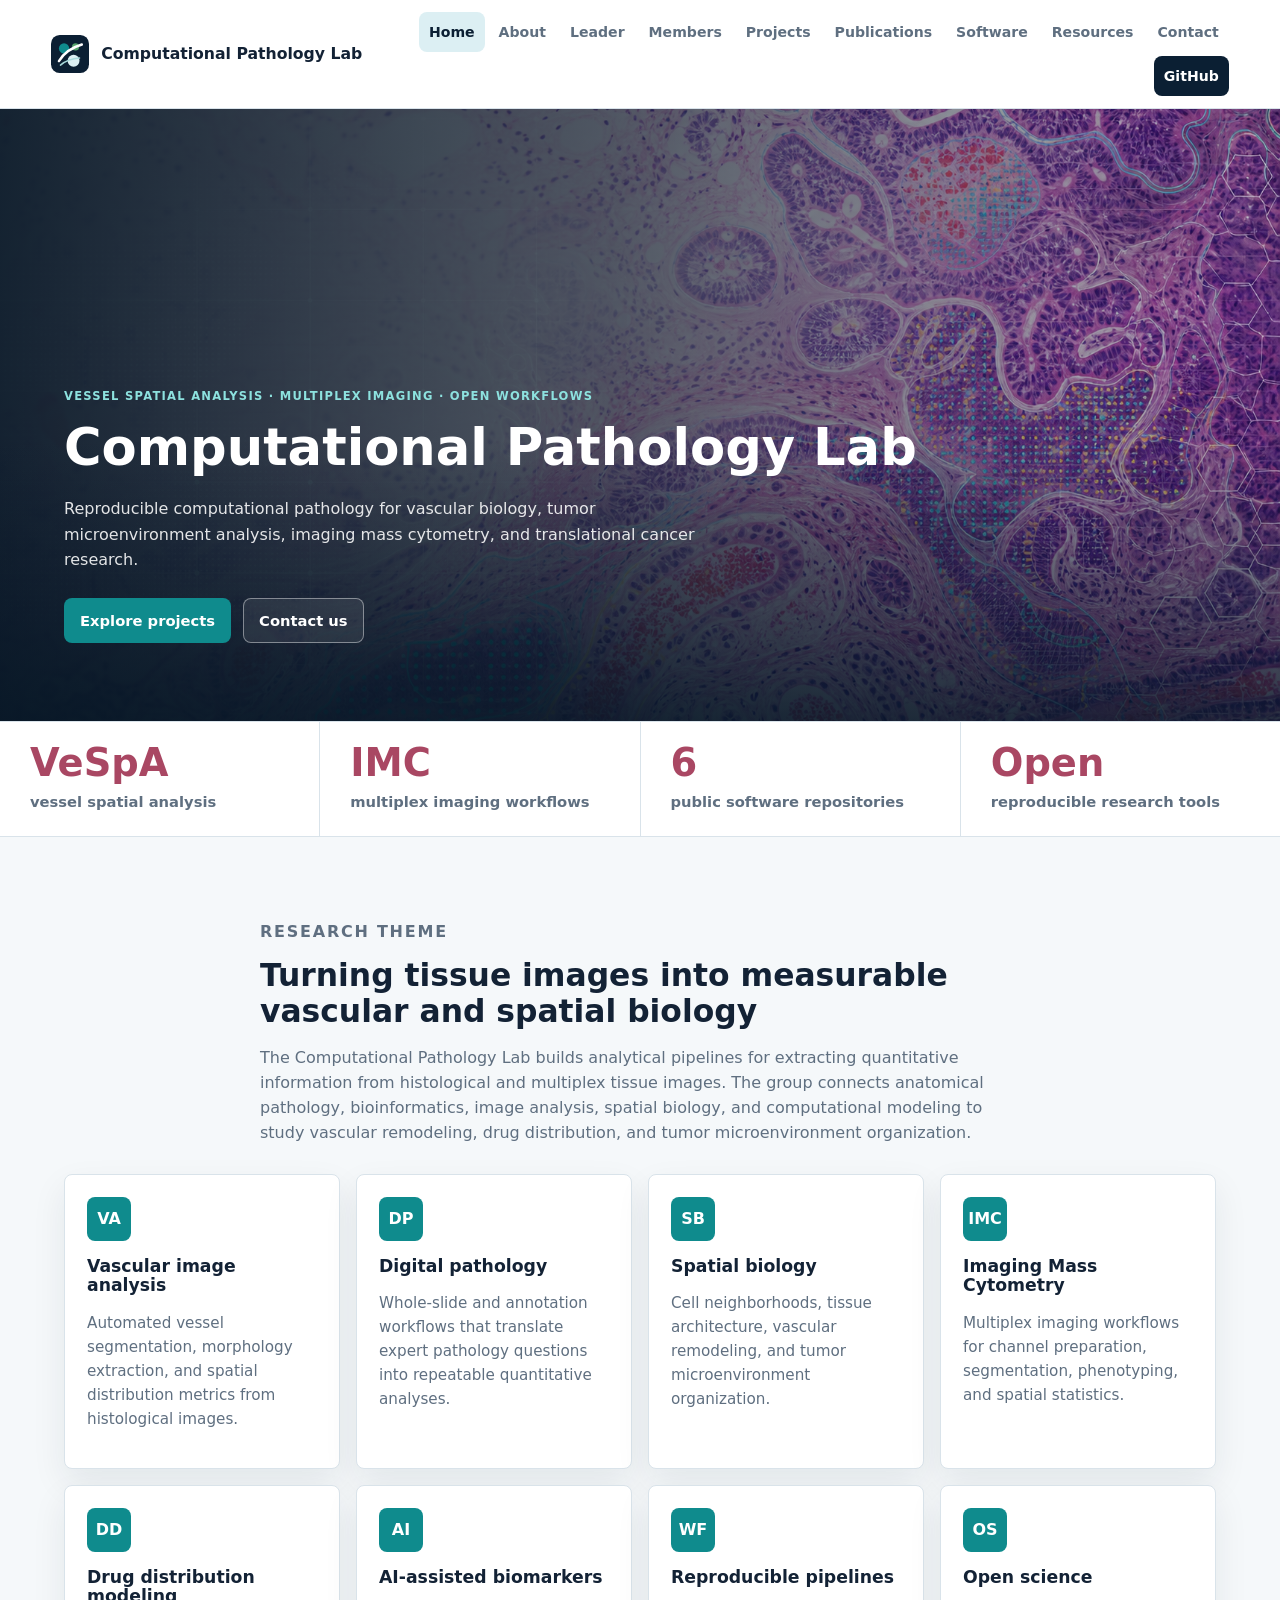
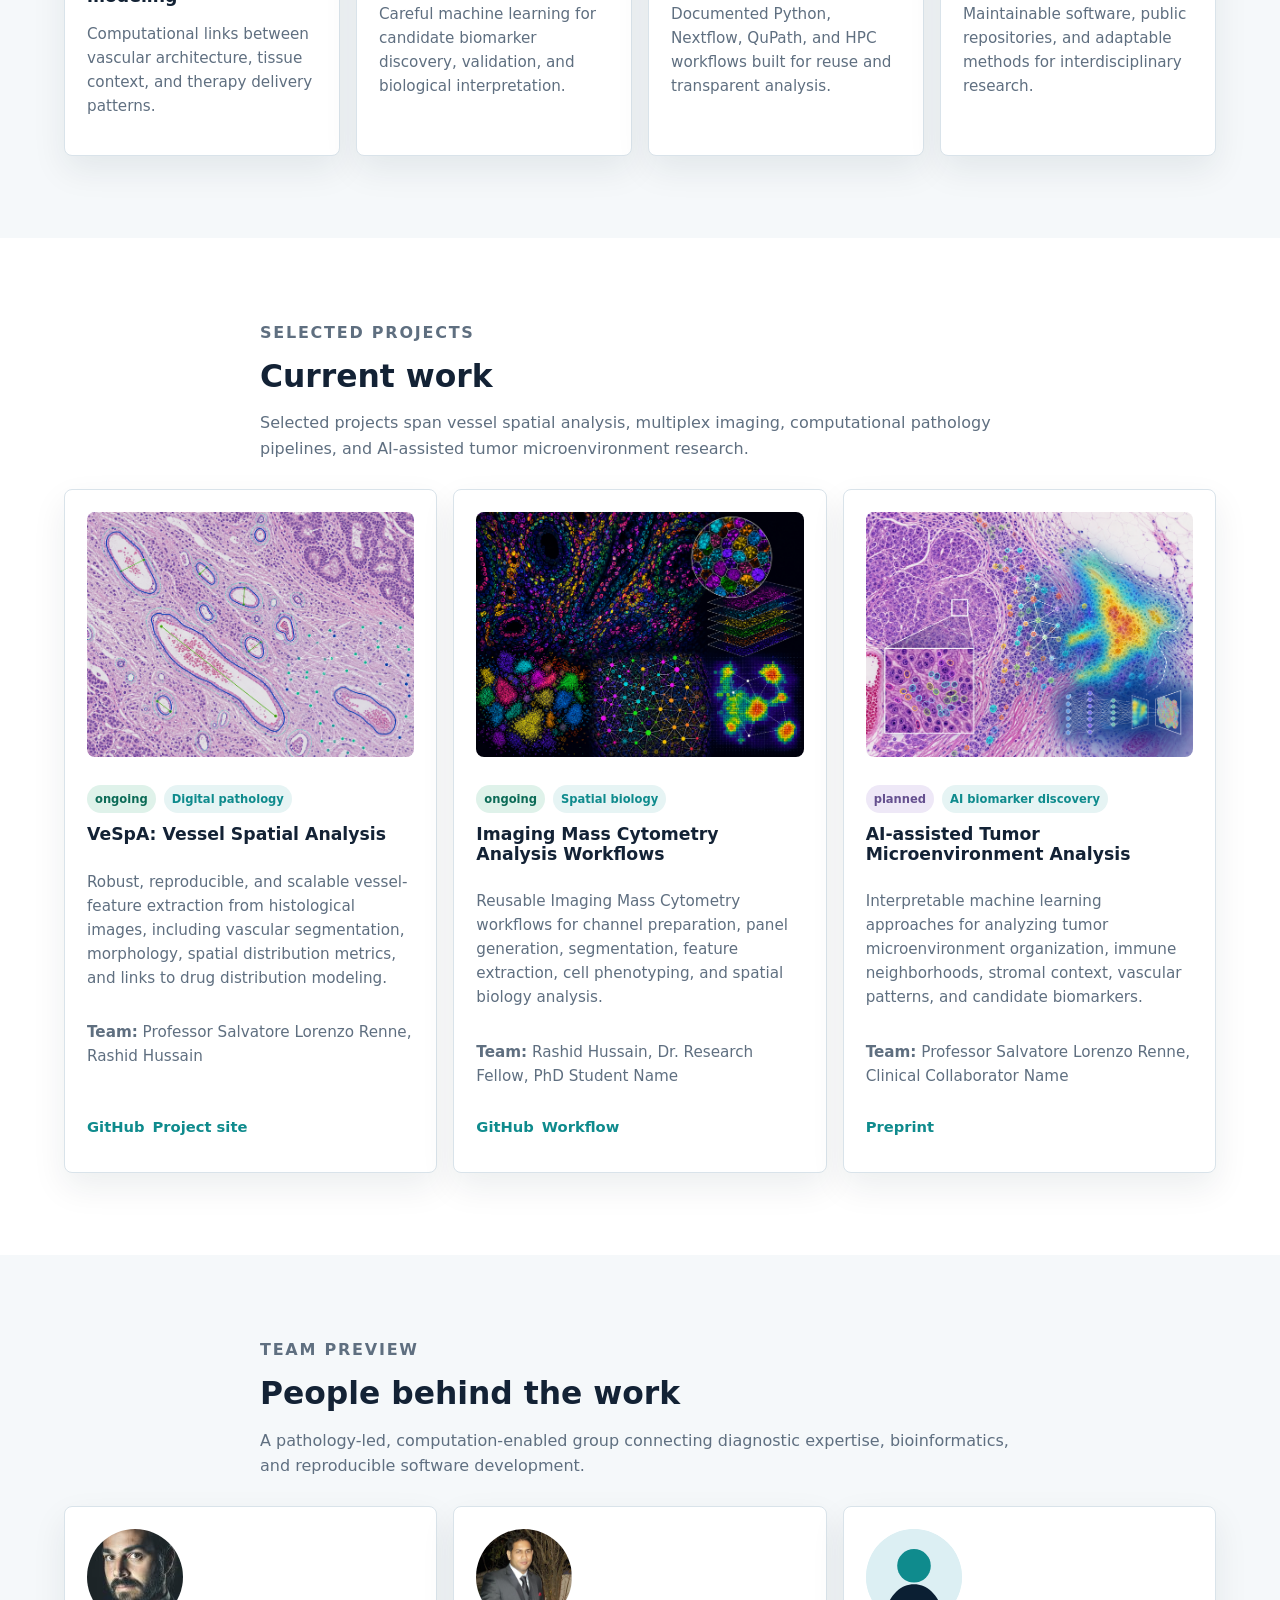
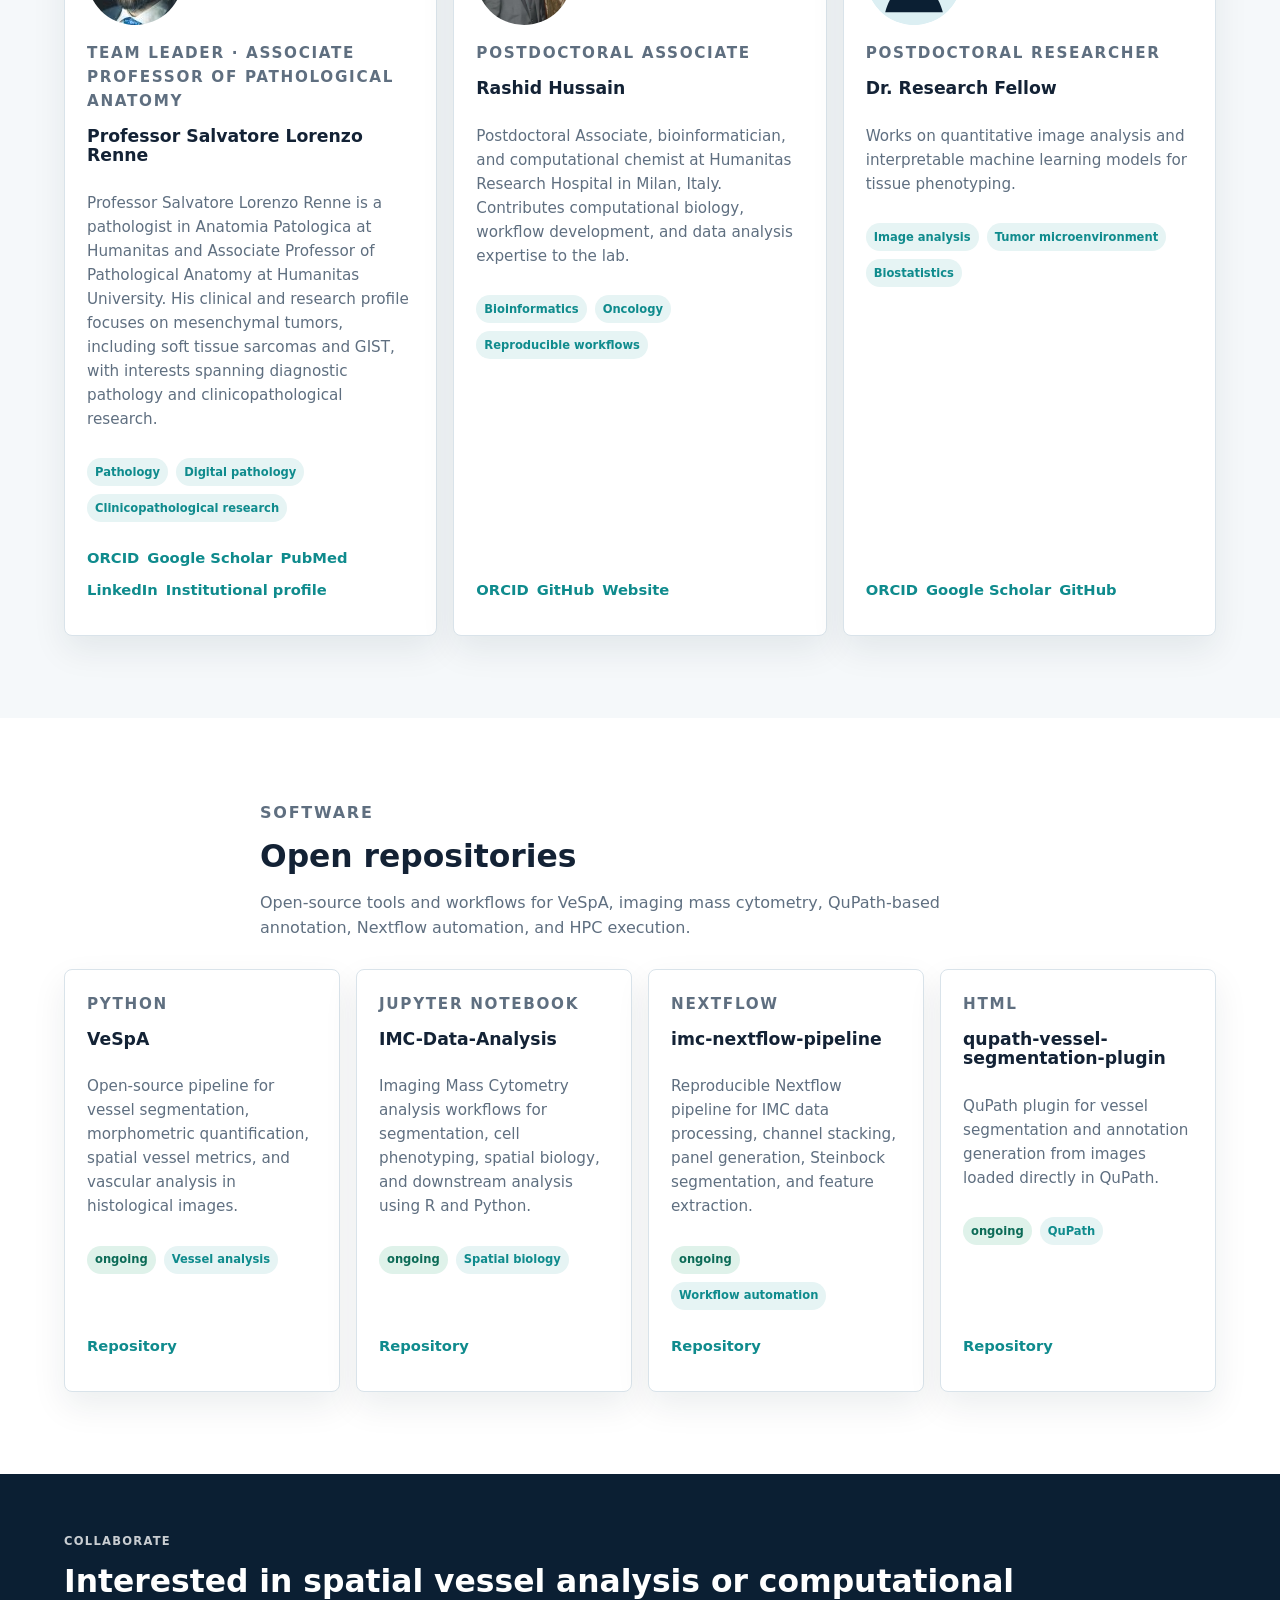
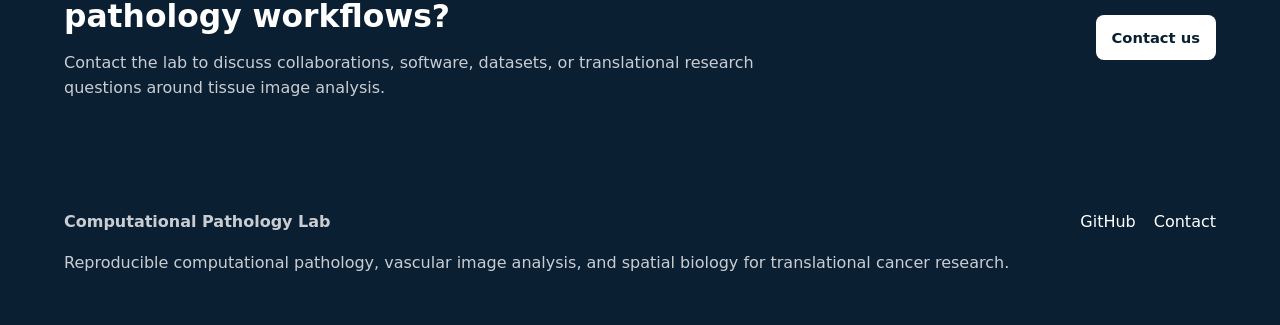
<file: index.html>
<!doctype html>
<html lang="en">
  <head>
    <meta charset="utf-8">
    <meta name="viewport" content="width=device-width, initial-scale=1">
    <meta name="description" content="Computational Pathology Lab develops reproducible computational pathology, vascular image analysis, imaging mass cytometry, and spatial biology workflows for translational cancer research.">
    <title>Computational Pathology Lab</title>
    <link rel="icon" href="assets/images/logo/favicon.svg" type="image/svg+xml">
    <link rel="stylesheet" href="assets/css/style.css?v=2">
  </head>
  <body>
    <a class="skip-link" href="#main">Skip to content</a>
    <header class="site-header">
      <a class="brand" href="index.html">
        <img src="assets/images/logo/logo.svg" alt="" aria-hidden="true">
        <span>Computational Pathology Lab</span>
      </a>
      <button class="nav-toggle" type="button" aria-label="Toggle navigation" aria-expanded="false">☰</button>
      <nav class="site-nav" aria-label="Primary navigation">
        <a href="index.html">Home</a>
        <a href="about.html">About</a>
        <a href="team-leader.html">Leader</a>
        <a href="members.html">Members</a>
        <a href="projects.html">Projects</a>
        <a href="publications.html">Publications</a>
        <a href="software.html">Software</a>
        <a href="resources.html">Resources</a>
        <a href="contact.html">Contact</a>
        <a class="github-link" href="https://github.com/ComputationalPathologyLab">GitHub</a>
      </nav>
    </header>

    <main id="main">
      <section class="hero">
        <div class="hero-content">
          <p class="eyebrow">Vessel spatial analysis · Multiplex imaging · Open workflows</p>
          <h1>Computational Pathology Lab</h1>
          <p>Reproducible computational pathology for vascular biology, tumor microenvironment analysis, imaging mass cytometry, and translational cancer research.</p>
          <div class="hero-actions">
            <a class="button primary" href="projects.html">Explore projects</a>
            <a class="button secondary" href="contact.html">Contact us</a>
          </div>
        </div>
      </section>

      <section class="metrics" aria-label="Lab overview">
        <div class="metric"><strong>VeSpA</strong><span>vessel spatial analysis</span></div>
        <div class="metric"><strong>IMC</strong><span>multiplex imaging workflows</span></div>
        <div class="metric"><strong>6</strong><span>public software repositories</span></div>
        <div class="metric"><strong>Open</strong><span>reproducible research tools</span></div>
      </section>

      <section class="section">
        <div class="section-header">
          <p class="eyebrow">Research theme</p>
          <h2>Turning tissue images into measurable vascular and spatial biology</h2>
          <p>
            The Computational Pathology Lab builds analytical pipelines for extracting quantitative
            information from histological and multiplex tissue images. The group connects anatomical
            pathology, bioinformatics, image analysis, spatial biology, and computational modeling to
            study vascular remodeling, drug distribution, and tumor microenvironment organization.
          </p>
        </div>
        <div class="grid four">
          <article class="card"><span class="card-icon">VA</span><h3>Vascular image analysis</h3><p>Automated vessel segmentation, morphology extraction, and spatial distribution metrics from histological images.</p></article>
          <article class="card"><span class="card-icon">DP</span><h3>Digital pathology</h3><p>Whole-slide and annotation workflows that translate expert pathology questions into repeatable quantitative analyses.</p></article>
          <article class="card"><span class="card-icon">SB</span><h3>Spatial biology</h3><p>Cell neighborhoods, tissue architecture, vascular remodeling, and tumor microenvironment organization.</p></article>
          <article class="card"><span class="card-icon">IMC</span><h3>Imaging Mass Cytometry</h3><p>Multiplex imaging workflows for channel preparation, segmentation, phenotyping, and spatial statistics.</p></article>
          <article class="card"><span class="card-icon">DD</span><h3>Drug distribution modeling</h3><p>Computational links between vascular architecture, tissue context, and therapy delivery patterns.</p></article>
          <article class="card"><span class="card-icon">AI</span><h3>AI-assisted biomarkers</h3><p>Careful machine learning for candidate biomarker discovery, validation, and biological interpretation.</p></article>
          <article class="card"><span class="card-icon">WF</span><h3>Reproducible pipelines</h3><p>Documented Python, Nextflow, QuPath, and HPC workflows built for reuse and transparent analysis.</p></article>
          <article class="card"><span class="card-icon">OS</span><h3>Open science</h3><p>Maintainable software, public repositories, and adaptable methods for interdisciplinary research.</p></article>
        </div>
      </section>

      <section class="section alt">
        <div class="section-header">
          <p class="eyebrow">Selected projects</p>
          <h2>Current work</h2>
          <p>Selected projects span vessel spatial analysis, multiplex imaging, computational pathology pipelines, and AI-assisted tumor microenvironment research.</p>
        </div>
        <div class="grid three" data-render="projects" data-limit="featured">
          <div class="fallback card"><h3>VeSpA</h3><p>Vessel Spatial Analysis for histological image analysis.</p></div>
        </div>
      </section>

      <section class="section">
        <div class="section-header">
          <p class="eyebrow">Team preview</p>
          <h2>People behind the work</h2>
          <p>A pathology-led, computation-enabled group connecting diagnostic expertise, bioinformatics, and reproducible software development.</p>
        </div>
        <div class="grid three" data-render="members" data-limit="preview">
          <div class="fallback card"><h3>Team profiles</h3><p>Member cards load from editable JSON data.</p></div>
        </div>
      </section>

      <section class="section alt">
        <div class="section-header">
          <p class="eyebrow">Software</p>
          <h2>Open repositories</h2>
          <p>Open-source tools and workflows for VeSpA, imaging mass cytometry, QuPath-based annotation, Nextflow automation, and HPC execution.</p>
        </div>
        <div class="grid four" data-render="repositories" data-limit="featured">
          <div class="fallback card"><h3>GitHub repositories</h3><p><a class="text-link" href="https://github.com/ComputationalPathologyLab">Visit the organization on GitHub.</a></p></div>
        </div>
      </section>

      <section class="cta-band">
        <div>
          <p class="eyebrow">Collaborate</p>
          <h2>Interested in spatial vessel analysis or computational pathology workflows?</h2>
          <p>Contact the lab to discuss collaborations, software, datasets, or translational research questions around tissue image analysis.</p>
        </div>
        <div class="cta-actions">
          <a class="button light" href="contact.html">Contact us</a>
        </div>
      </section>
    </main>

    <footer class="site-footer">
      <div class="footer-grid">
        <div>
          <strong>Computational Pathology Lab</strong>
          <p>Reproducible computational pathology, vascular image analysis, and spatial biology for translational cancer research.</p>
        </div>
        <div class="footer-links">
          <a href="https://github.com/ComputationalPathologyLab">GitHub</a>
          <a href="contact.html">Contact</a>
        </div>
      </div>
    </footer>
    <script src="assets/js/main.js?v=2"></script>
  </body>
</html>
</file>
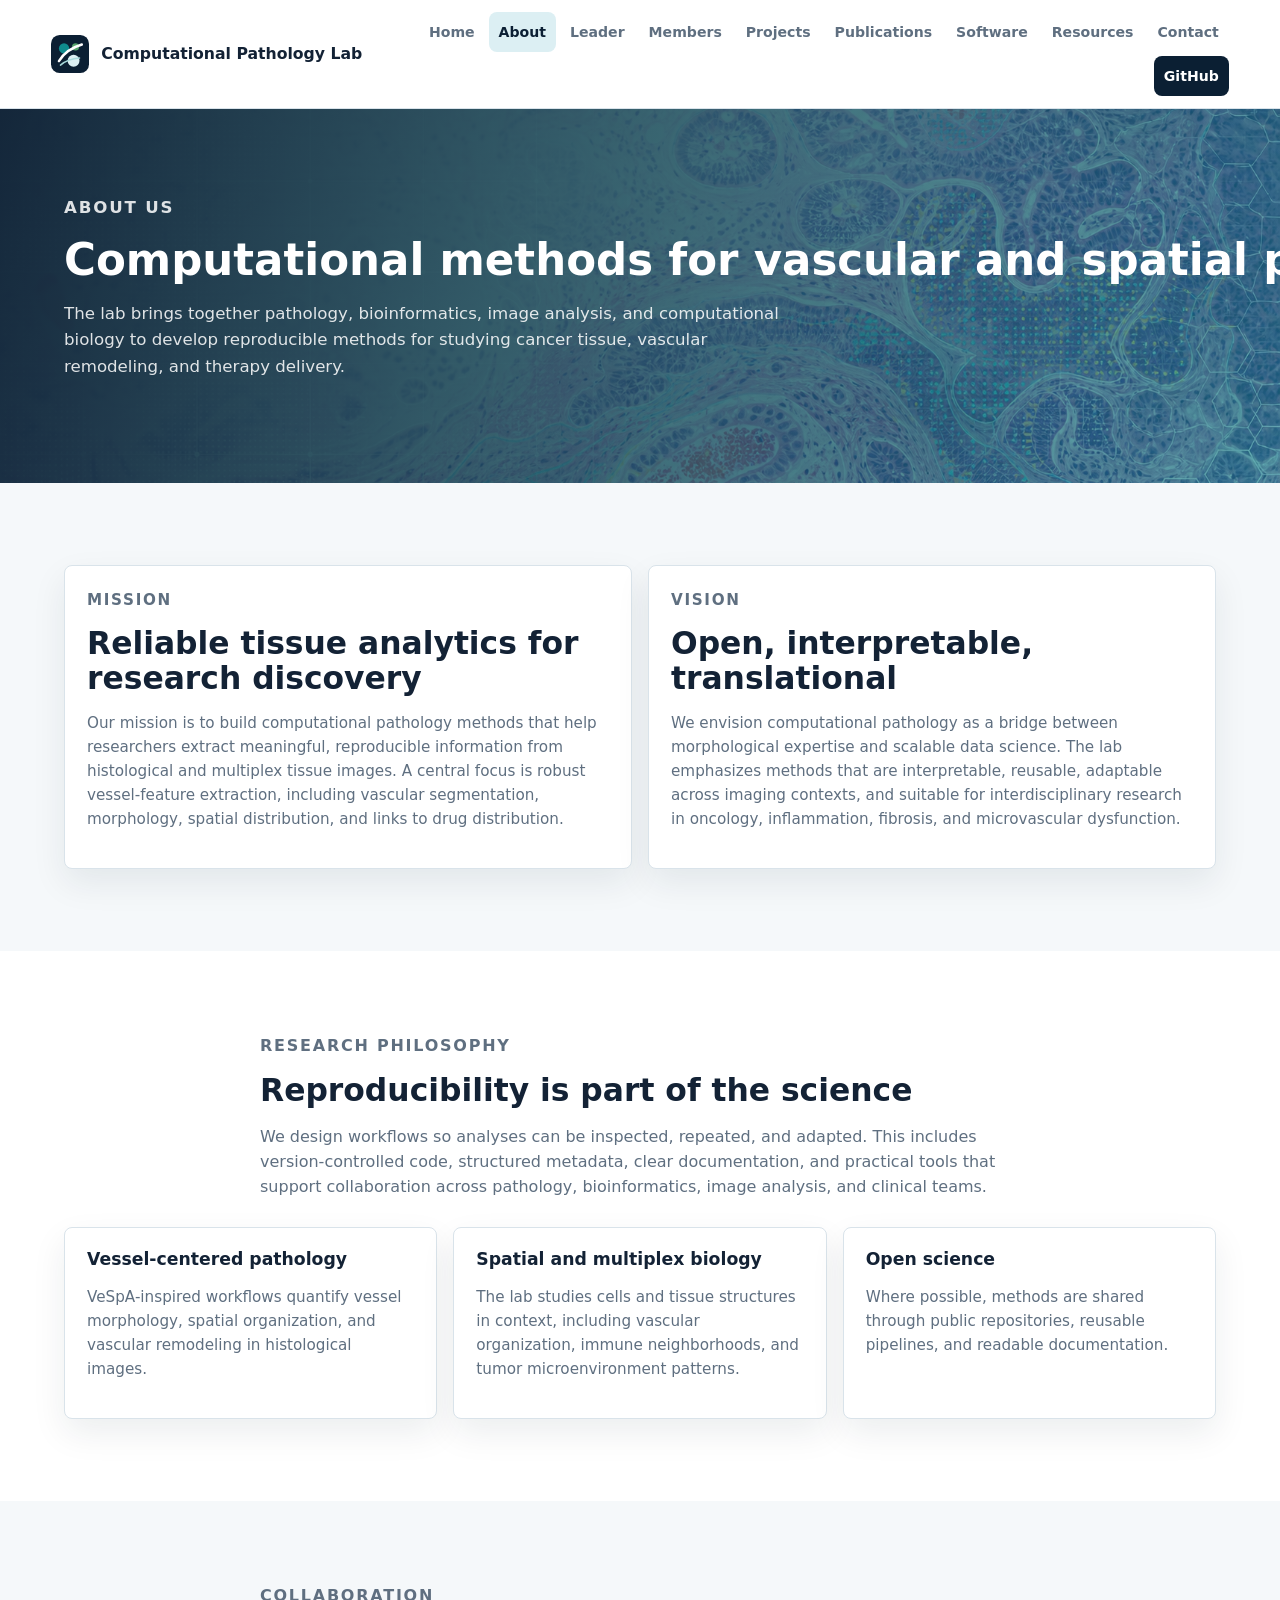
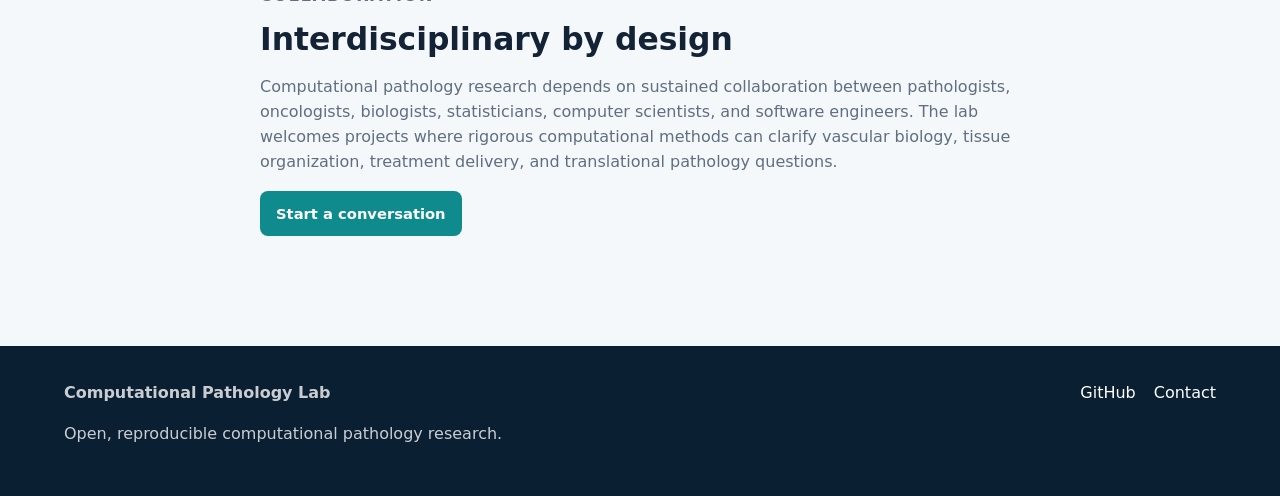
<file: about.html>
<!doctype html>
<html lang="en">
  <head>
    <meta charset="utf-8">
    <meta name="viewport" content="width=device-width, initial-scale=1">
    <meta name="description" content="Mission, vision, and research philosophy of the Computational Pathology Lab, with focus on reproducible vascular image analysis, spatial biology, and translational pathology.">
    <title>About Us | Computational Pathology Lab</title>
    <link rel="icon" href="assets/images/logo/favicon.svg" type="image/svg+xml">
    <link rel="stylesheet" href="assets/css/style.css?v=2">
  </head>
  <body>
    <a class="skip-link" href="#main">Skip to content</a>
    <header class="site-header">
      <a class="brand" href="index.html"><img src="assets/images/logo/logo.svg" alt="" aria-hidden="true"><span>Computational Pathology Lab</span></a>
      <button class="nav-toggle" type="button" aria-label="Toggle navigation" aria-expanded="false">☰</button>
      <nav class="site-nav" aria-label="Primary navigation">
        <a href="index.html">Home</a><a href="about.html">About</a><a href="team-leader.html">Leader</a><a href="members.html">Members</a><a href="projects.html">Projects</a><a href="publications.html">Publications</a><a href="software.html">Software</a><a href="resources.html">Resources</a><a href="contact.html">Contact</a><a class="github-link" href="https://github.com/ComputationalPathologyLab">GitHub</a>
      </nav>
    </header>
    <main id="main">
      <section class="page-hero">
        <p class="eyebrow">About us</p>
        <h1>Computational methods for vascular and spatial pathology</h1>
        <p>The lab brings together pathology, bioinformatics, image analysis, and computational biology to develop reproducible methods for studying cancer tissue, vascular remodeling, and therapy delivery.</p>
      </section>
      <section class="section">
        <div class="grid two">
          <article class="card">
            <p class="eyebrow">Mission</p>
            <h2>Reliable tissue analytics for research discovery</h2>
            <p>Our mission is to build computational pathology methods that help researchers extract meaningful, reproducible information from histological and multiplex tissue images. A central focus is robust vessel-feature extraction, including vascular segmentation, morphology, spatial distribution, and links to drug distribution.</p>
          </article>
          <article class="card">
            <p class="eyebrow">Vision</p>
            <h2>Open, interpretable, translational</h2>
            <p>We envision computational pathology as a bridge between morphological expertise and scalable data science. The lab emphasizes methods that are interpretable, reusable, adaptable across imaging contexts, and suitable for interdisciplinary research in oncology, inflammation, fibrosis, and microvascular dysfunction.</p>
          </article>
        </div>
      </section>
      <section class="section alt">
        <div class="section-header">
          <p class="eyebrow">Research philosophy</p>
          <h2>Reproducibility is part of the science</h2>
          <p>We design workflows so analyses can be inspected, repeated, and adapted. This includes version-controlled code, structured metadata, clear documentation, and practical tools that support collaboration across pathology, bioinformatics, image analysis, and clinical teams.</p>
        </div>
        <div class="grid three">
          <article class="card"><h3>Vessel-centered pathology</h3><p>VeSpA-inspired workflows quantify vessel morphology, spatial organization, and vascular remodeling in histological images.</p></article>
          <article class="card"><h3>Spatial and multiplex biology</h3><p>The lab studies cells and tissue structures in context, including vascular organization, immune neighborhoods, and tumor microenvironment patterns.</p></article>
          <article class="card"><h3>Open science</h3><p>Where possible, methods are shared through public repositories, reusable pipelines, and readable documentation.</p></article>
        </div>
      </section>
      <section class="section">
        <div class="section-header">
          <p class="eyebrow">Collaboration</p>
          <h2>Interdisciplinary by design</h2>
          <p>Computational pathology research depends on sustained collaboration between pathologists, oncologists, biologists, statisticians, computer scientists, and software engineers. The lab welcomes projects where rigorous computational methods can clarify vascular biology, tissue organization, treatment delivery, and translational pathology questions.</p>
          <a class="button primary" href="contact.html">Start a conversation</a>
        </div>
      </section>
    </main>
    <footer class="site-footer"><div class="footer-grid"><div><strong>Computational Pathology Lab</strong><p>Open, reproducible computational pathology research.</p></div><div class="footer-links"><a href="https://github.com/ComputationalPathologyLab">GitHub</a><a href="contact.html">Contact</a></div></div></footer>
    <script src="assets/js/main.js?v=2"></script>
  </body>
</html>
</file>
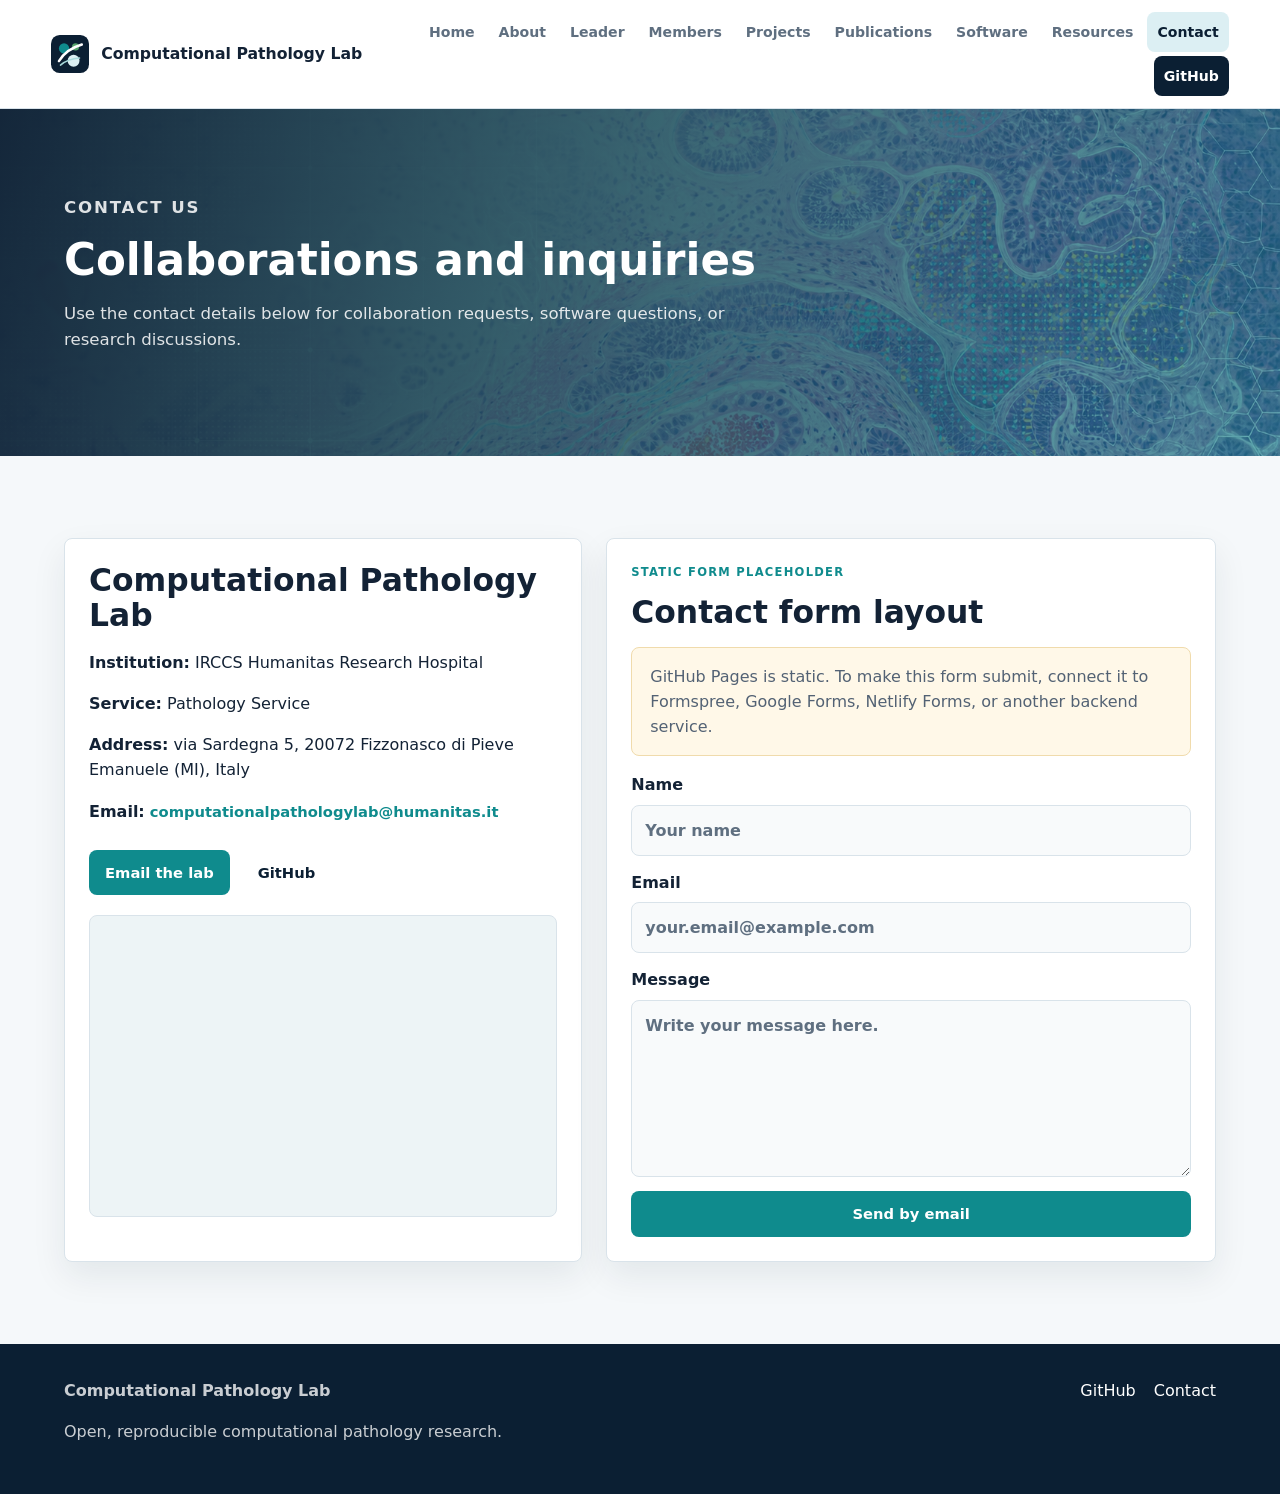
<file: contact.html>
<!doctype html>
<html lang="en">
  <head>
    <meta charset="utf-8">
    <meta name="viewport" content="width=device-width, initial-scale=1">
    <meta name="description" content="Contact the Computational Pathology Lab at IRCCS Humanitas Research Hospital, Pathology Service, Fizzonasco di Pieve Emanuele, Milan, Italy.">
    <title>Contact | Computational Pathology Lab</title>
    <link rel="icon" href="assets/images/logo/favicon.svg" type="image/svg+xml">
    <link rel="stylesheet" href="assets/css/style.css?v=2">
  </head>
  <body>
    <a class="skip-link" href="#main">Skip to content</a>
    <header class="site-header">
      <a class="brand" href="index.html"><img src="assets/images/logo/logo.svg" alt="" aria-hidden="true"><span>Computational Pathology Lab</span></a>
      <button class="nav-toggle" type="button" aria-label="Toggle navigation" aria-expanded="false">☰</button>
      <nav class="site-nav" aria-label="Primary navigation">
        <a href="index.html">Home</a><a href="about.html">About</a><a href="team-leader.html">Leader</a><a href="members.html">Members</a><a href="projects.html">Projects</a><a href="publications.html">Publications</a><a href="software.html">Software</a><a href="resources.html">Resources</a><a href="contact.html">Contact</a><a class="github-link" href="https://github.com/ComputationalPathologyLab">GitHub</a>
      </nav>
    </header>
    <main id="main">
      <section class="page-hero">
        <p class="eyebrow">Contact us</p>
        <h1>Collaborations and inquiries</h1>
        <p>Use the contact details below for collaboration requests, software questions, or research discussions.</p>
      </section>
      <section class="section">
        <div class="contact-layout">
          <aside class="contact-panel">
            <h2>Computational Pathology Lab</h2>
            <p><strong>Institution:</strong> IRCCS Humanitas Research Hospital</p>
            <p><strong>Service:</strong> Pathology Service</p>
            <p><strong>Address:</strong> via Sardegna 5, 20072 Fizzonasco di Pieve Emanuele (MI), Italy</p>
            <p><strong>Email:</strong> <a class="text-link" href="mailto:computationalpathologylab@humanitas.it">computationalpathologylab@humanitas.it</a></p>
            <div class="contact-links">
              <a class="button primary" href="mailto:computationalpathologylab@humanitas.it">Email the lab</a>
              <a class="button" href="https://github.com/ComputationalPathologyLab">GitHub</a>
            </div>
            <div class="map-embed" aria-label="Google map showing IRCCS Humanitas Research Hospital Pathology Service">
              <iframe
                title="IRCCS Humanitas Research Hospital Pathology Service map"
                src="https://www.google.com/maps?q=via%20Sardegna%205%2C%2020072%20Fizzonasco%20di%20Pieve%20Emanuele%20MI%2C%20Italy&output=embed"
                loading="lazy"
                referrerpolicy="no-referrer-when-downgrade"
                allowfullscreen>
              </iframe>
            </div>
          </aside>
          <article class="contact-panel">
            <p class="eyebrow">Static form placeholder</p>
            <h2>Contact form layout</h2>
            <p class="notice">GitHub Pages is static. To make this form submit, connect it to Formspree, Google Forms, Netlify Forms, or another backend service.</p>
            <form class="form-placeholder">
              <label>Name<input type="text" value="Your name" disabled></label>
              <label>Email<input type="email" value="your.email@example.com" disabled></label>
              <label>Message<textarea rows="6" disabled>Write your message here.</textarea></label>
              <a class="button primary" href="mailto:computationalpathologylab@humanitas.it?subject=Computational%20Pathology%20Lab%20inquiry">Send by email</a>
            </form>
          </article>
        </div>
      </section>
    </main>
    <footer class="site-footer"><div class="footer-grid"><div><strong>Computational Pathology Lab</strong><p>Open, reproducible computational pathology research.</p></div><div class="footer-links"><a href="https://github.com/ComputationalPathologyLab">GitHub</a><a href="contact.html">Contact</a></div></div></footer>
    <script src="assets/js/main.js?v=2"></script>
  </body>
</html>
</file>
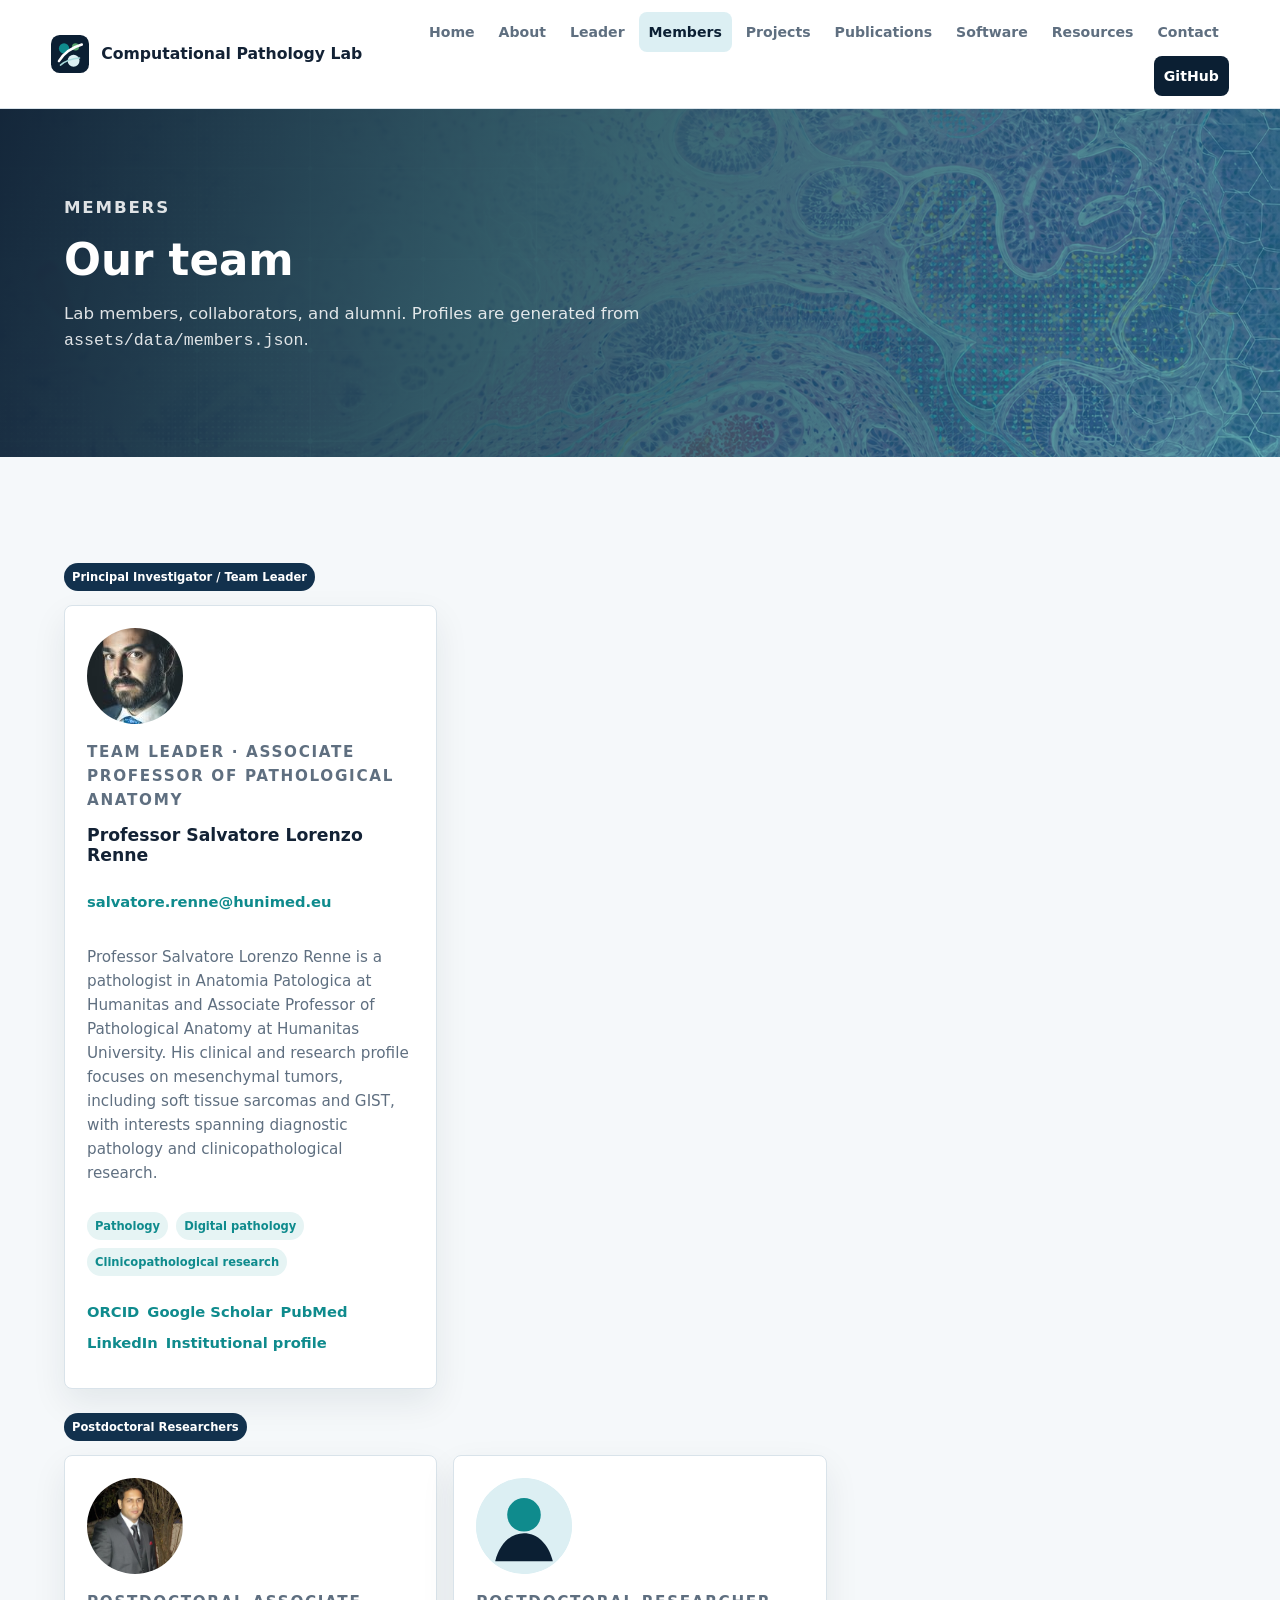
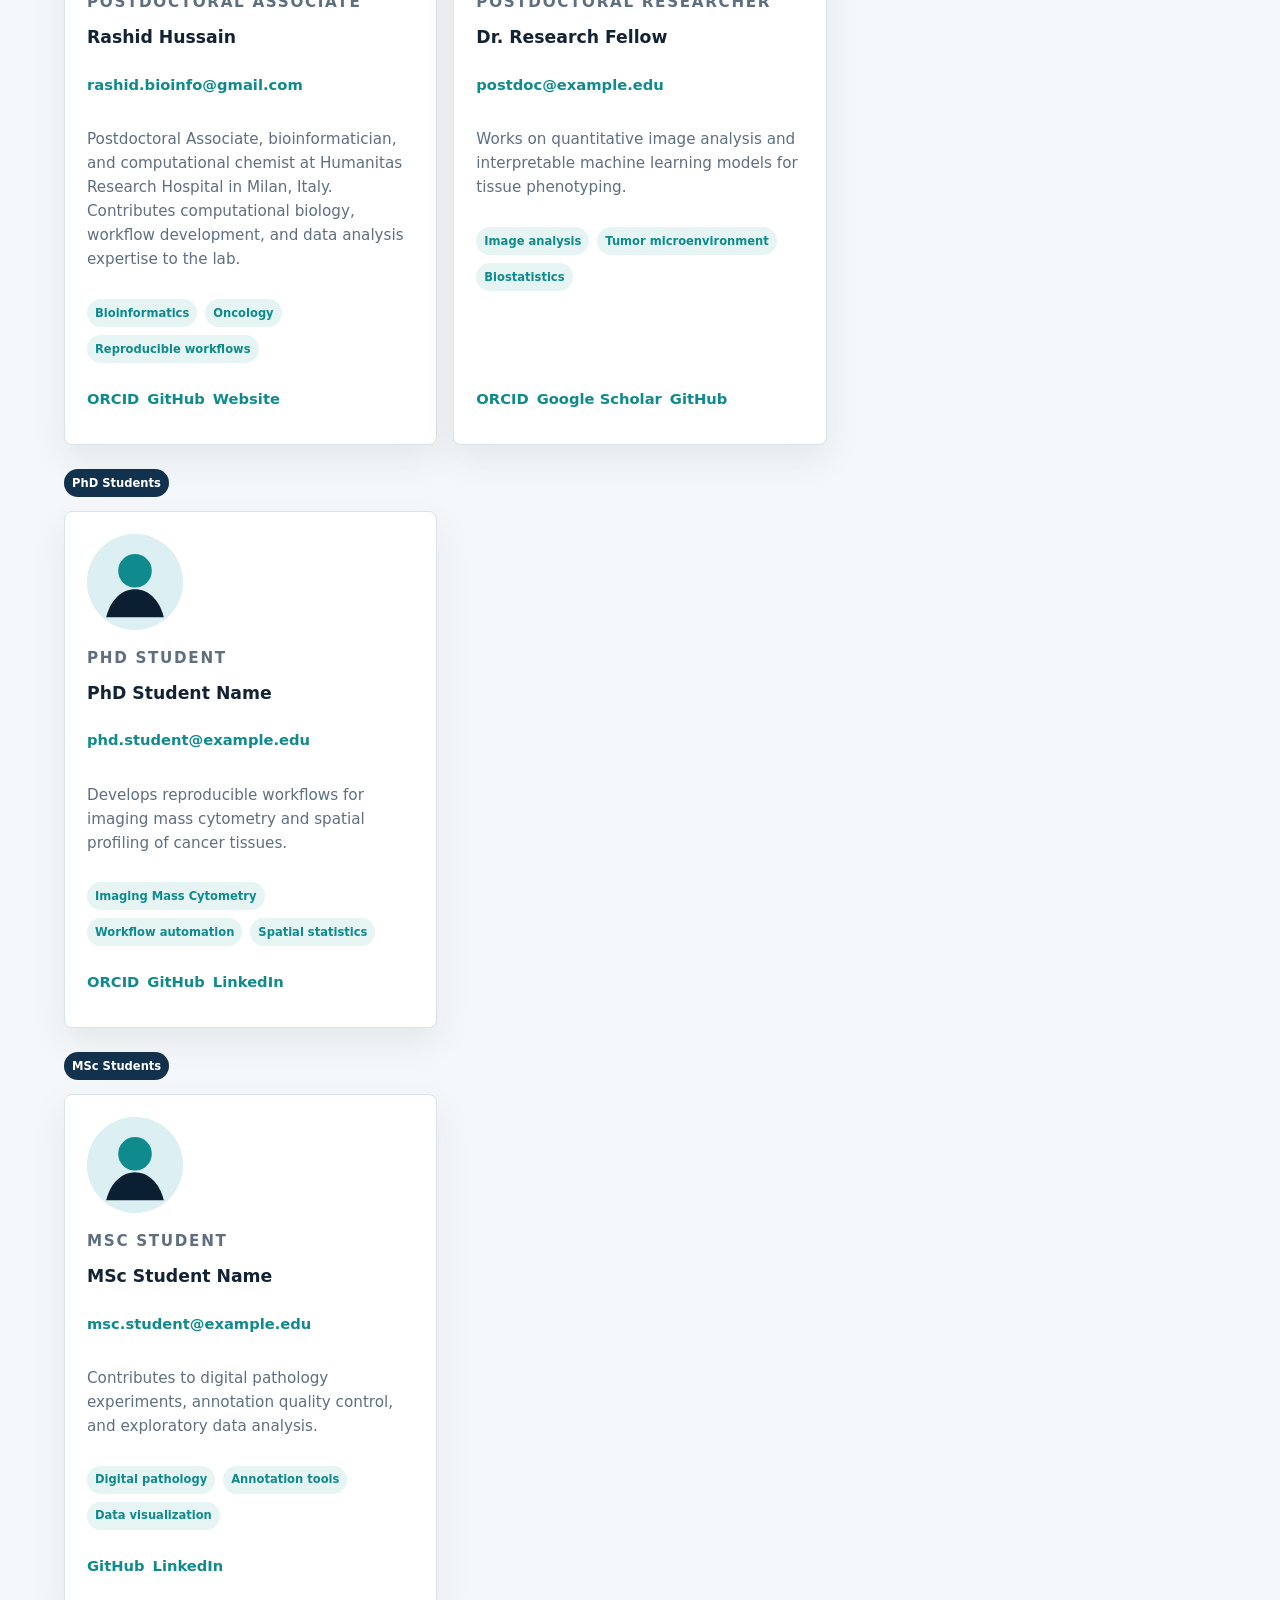
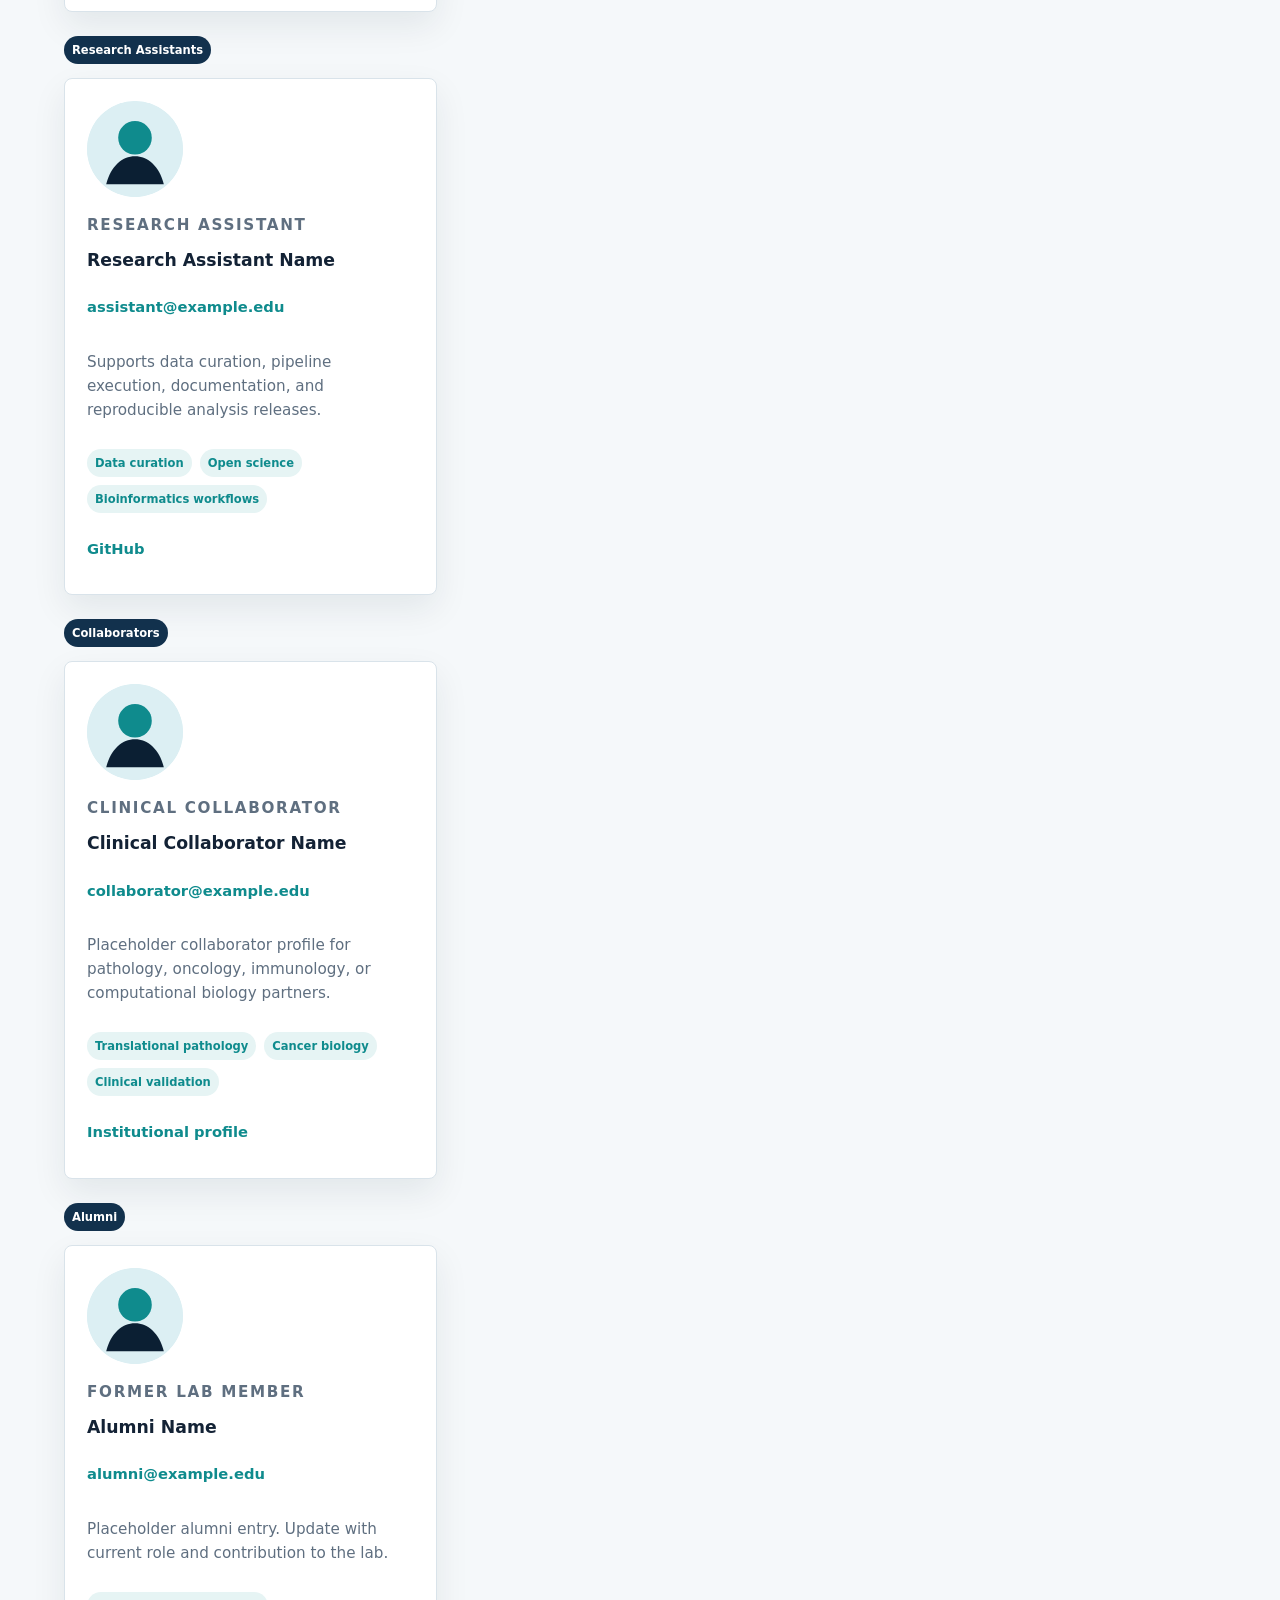
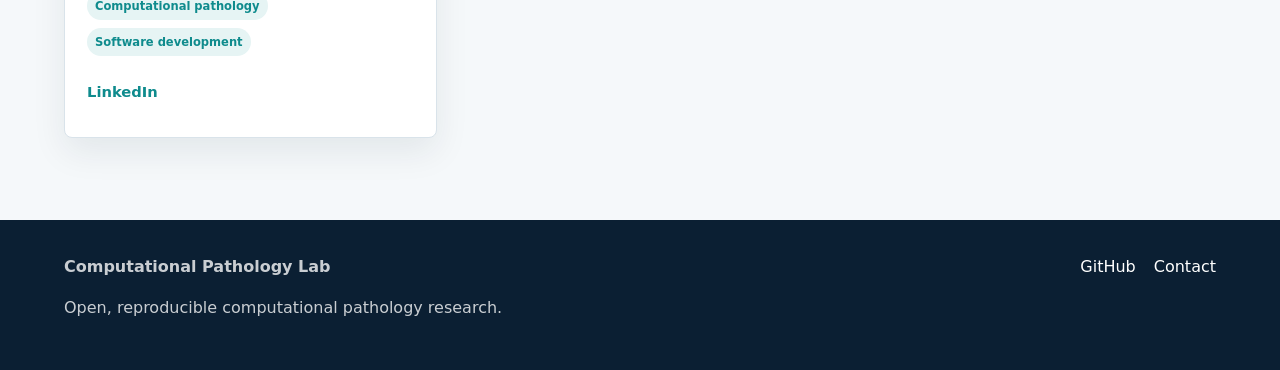
<file: members.html>
<!doctype html>
<html lang="en">
  <head>
    <meta charset="utf-8">
    <meta name="viewport" content="width=device-width, initial-scale=1">
    <meta name="description" content="Members of the Computational Pathology Lab.">
    <title>Members | Computational Pathology Lab</title>
    <link rel="icon" href="assets/images/logo/favicon.svg" type="image/svg+xml">
    <link rel="stylesheet" href="assets/css/style.css?v=2">
  </head>
  <body>
    <a class="skip-link" href="#main">Skip to content</a>
    <header class="site-header">
      <a class="brand" href="index.html"><img src="assets/images/logo/logo.svg" alt="" aria-hidden="true"><span>Computational Pathology Lab</span></a>
      <button class="nav-toggle" type="button" aria-label="Toggle navigation" aria-expanded="false">☰</button>
      <nav class="site-nav" aria-label="Primary navigation">
        <a href="index.html">Home</a><a href="about.html">About</a><a href="team-leader.html">Leader</a><a href="members.html">Members</a><a href="projects.html">Projects</a><a href="publications.html">Publications</a><a href="software.html">Software</a><a href="resources.html">Resources</a><a href="contact.html">Contact</a><a class="github-link" href="https://github.com/ComputationalPathologyLab">GitHub</a>
      </nav>
    </header>
    <main id="main">
      <section class="page-hero">
        <p class="eyebrow">Members</p>
        <h1>Our team</h1>
        <p>Lab members, collaborators, and alumni. Profiles are generated from <code>assets/data/members.json</code>.</p>
      </section>
      <section class="section">
        <div data-render="members">
          <div class="fallback grid three">
            <article class="card"><h3>Principal Investigator</h3><p>Member data loads from JSON. If you can read this, check that local serving is enabled.</p></article>
          </div>
        </div>
      </section>
    </main>
    <footer class="site-footer"><div class="footer-grid"><div><strong>Computational Pathology Lab</strong><p>Open, reproducible computational pathology research.</p></div><div class="footer-links"><a href="https://github.com/ComputationalPathologyLab">GitHub</a><a href="contact.html">Contact</a></div></div></footer>
    <script src="assets/js/main.js?v=2"></script>
  </body>
</html>
</file>
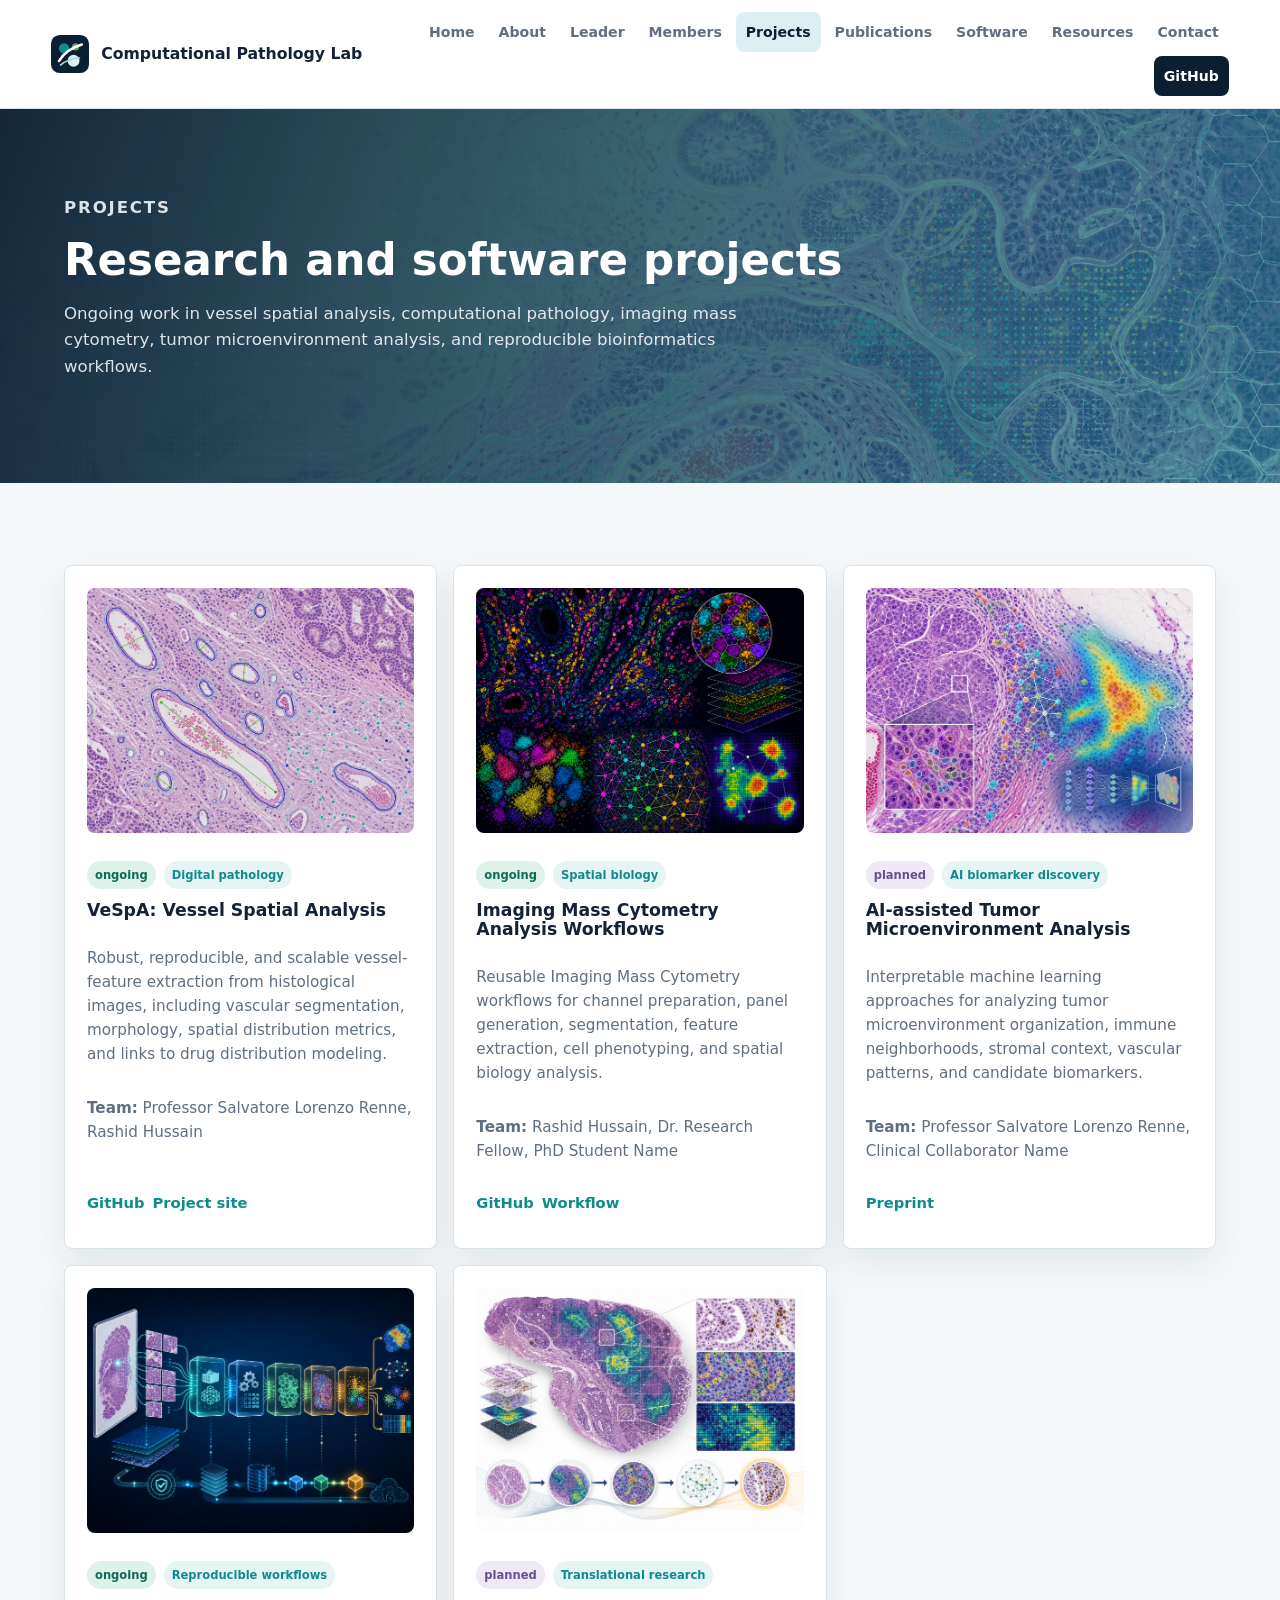
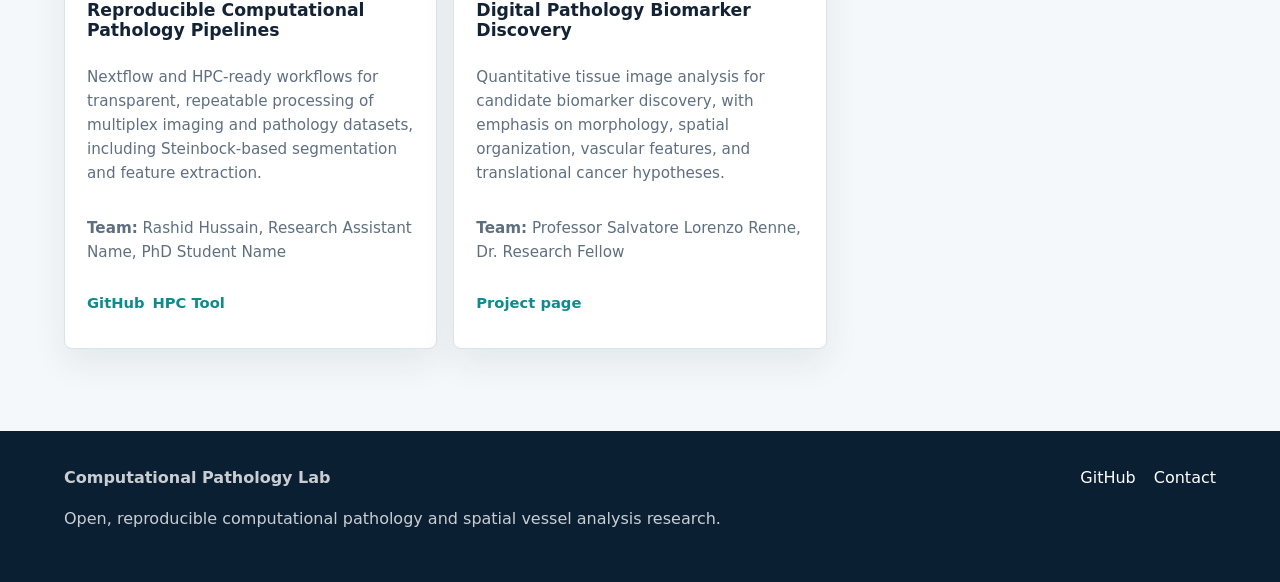
<file: projects.html>
<!doctype html>
<html lang="en">
  <head>
    <meta charset="utf-8">
    <meta name="viewport" content="width=device-width, initial-scale=1">
    <meta name="description" content="Research and software projects from the Computational Pathology Lab, including VeSpA, imaging mass cytometry workflows, and reproducible computational pathology pipelines.">
    <title>Projects | Computational Pathology Lab</title>
    <link rel="icon" href="assets/images/logo/favicon.svg" type="image/svg+xml">
    <link rel="stylesheet" href="assets/css/style.css?v=2">
  </head>
  <body>
    <a class="skip-link" href="#main">Skip to content</a>
    <header class="site-header">
      <a class="brand" href="index.html"><img src="assets/images/logo/logo.svg" alt="" aria-hidden="true"><span>Computational Pathology Lab</span></a>
      <button class="nav-toggle" type="button" aria-label="Toggle navigation" aria-expanded="false">☰</button>
      <nav class="site-nav" aria-label="Primary navigation">
        <a href="index.html">Home</a><a href="about.html">About</a><a href="team-leader.html">Leader</a><a href="members.html">Members</a><a href="projects.html">Projects</a><a href="publications.html">Publications</a><a href="software.html">Software</a><a href="resources.html">Resources</a><a href="contact.html">Contact</a><a class="github-link" href="https://github.com/ComputationalPathologyLab">GitHub</a>
      </nav>
    </header>
    <main id="main">
      <section class="page-hero">
        <p class="eyebrow">Projects</p>
        <h1>Research and software projects</h1>
        <p>Ongoing work in vessel spatial analysis, computational pathology, imaging mass cytometry, tumor microenvironment analysis, and reproducible bioinformatics workflows.</p>
      </section>
      <section class="section">
        <div class="grid three" data-render="projects">
          <article class="fallback card"><h3>VeSpA</h3><p>Project data loads from <code>assets/data/projects.json</code>.</p></article>
        </div>
      </section>
    </main>
    <footer class="site-footer"><div class="footer-grid"><div><strong>Computational Pathology Lab</strong><p>Open, reproducible computational pathology and spatial vessel analysis research.</p></div><div class="footer-links"><a href="https://github.com/ComputationalPathologyLab">GitHub</a><a href="contact.html">Contact</a></div></div></footer>
    <script src="assets/js/main.js?v=2"></script>
  </body>
</html>
</file>
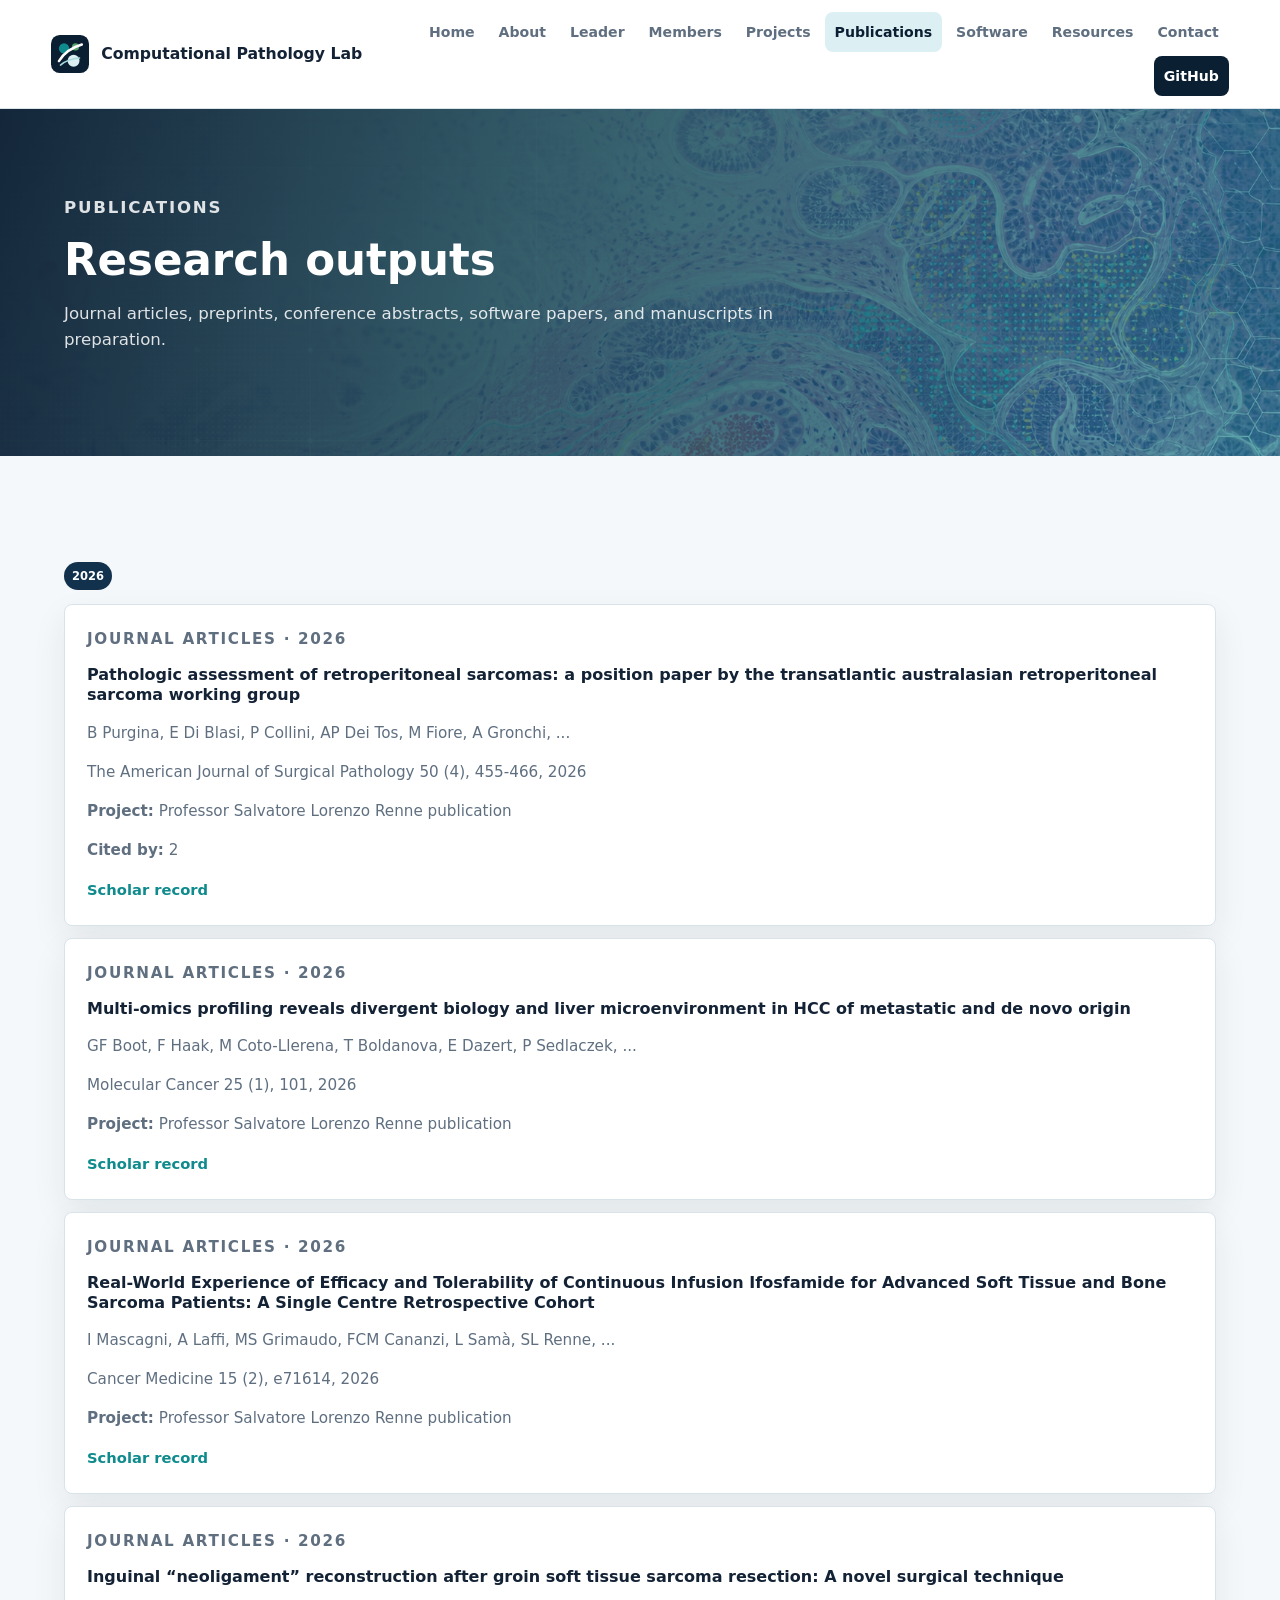
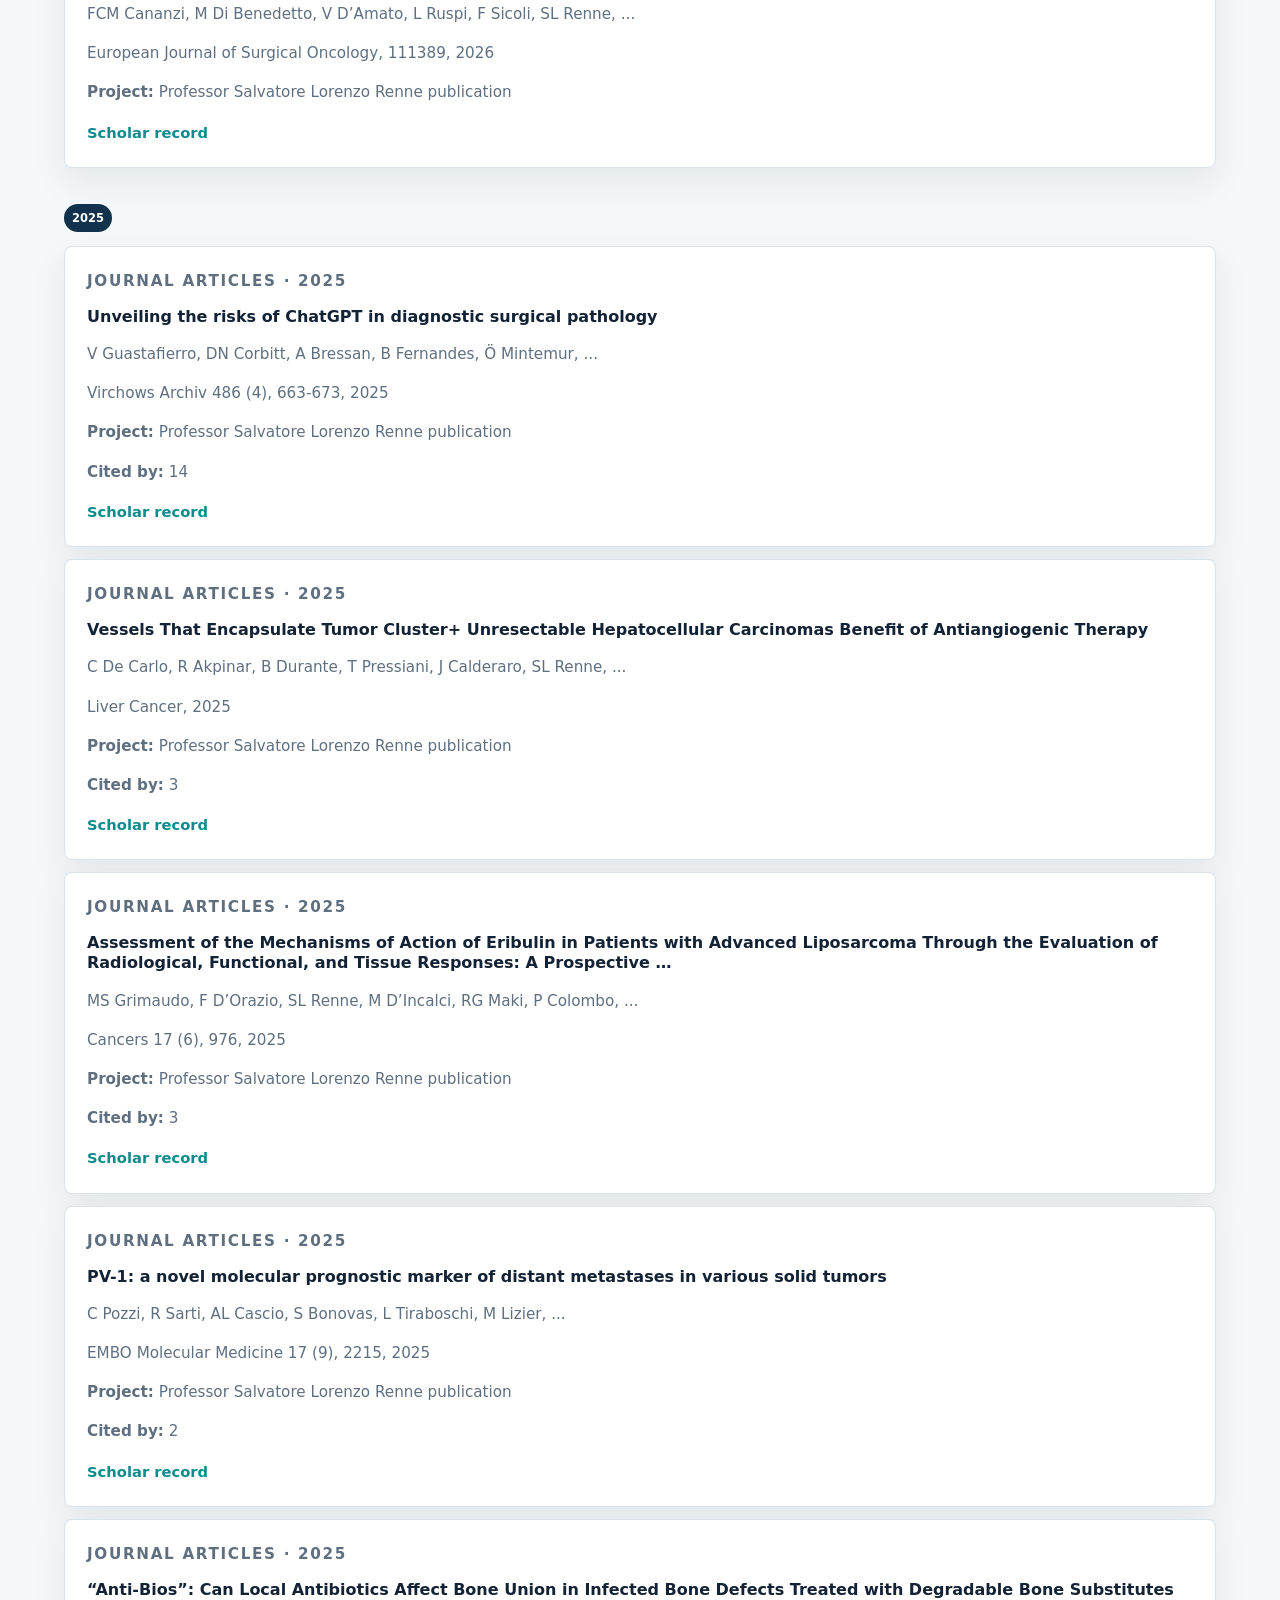
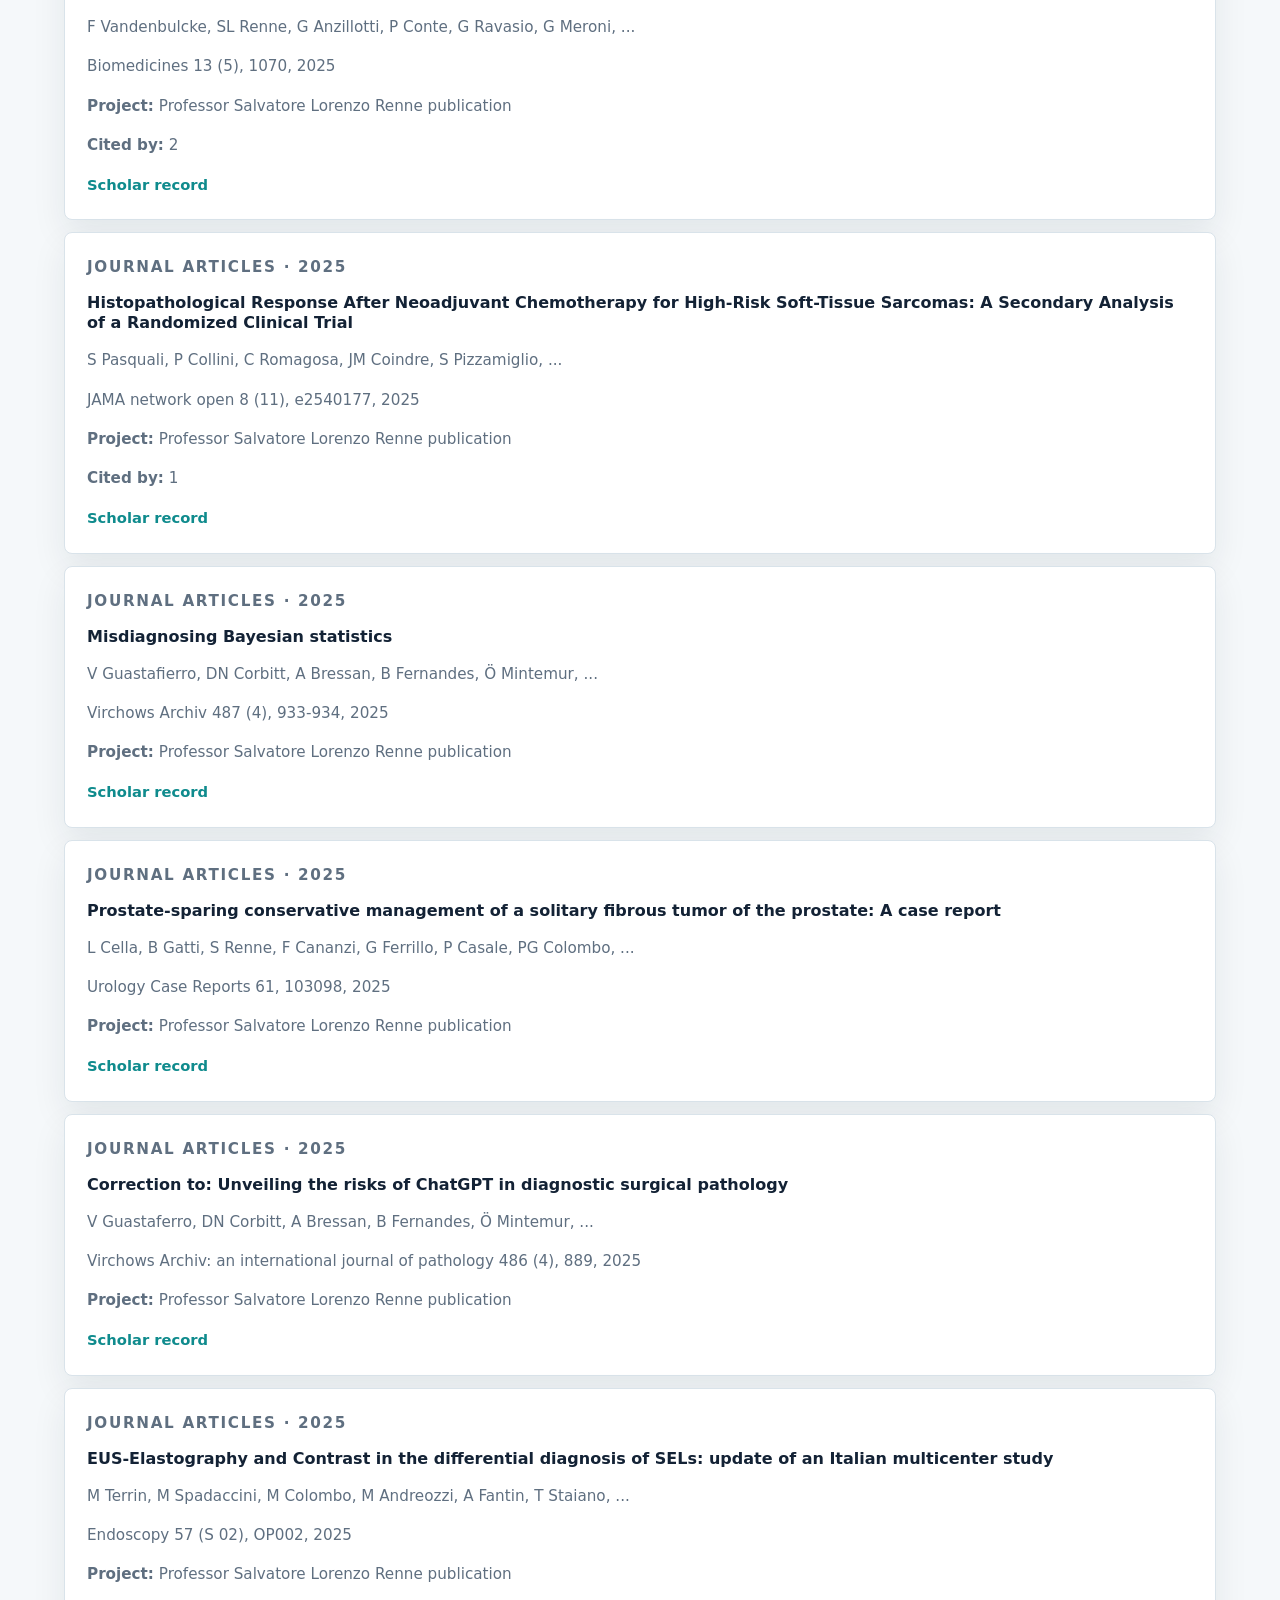
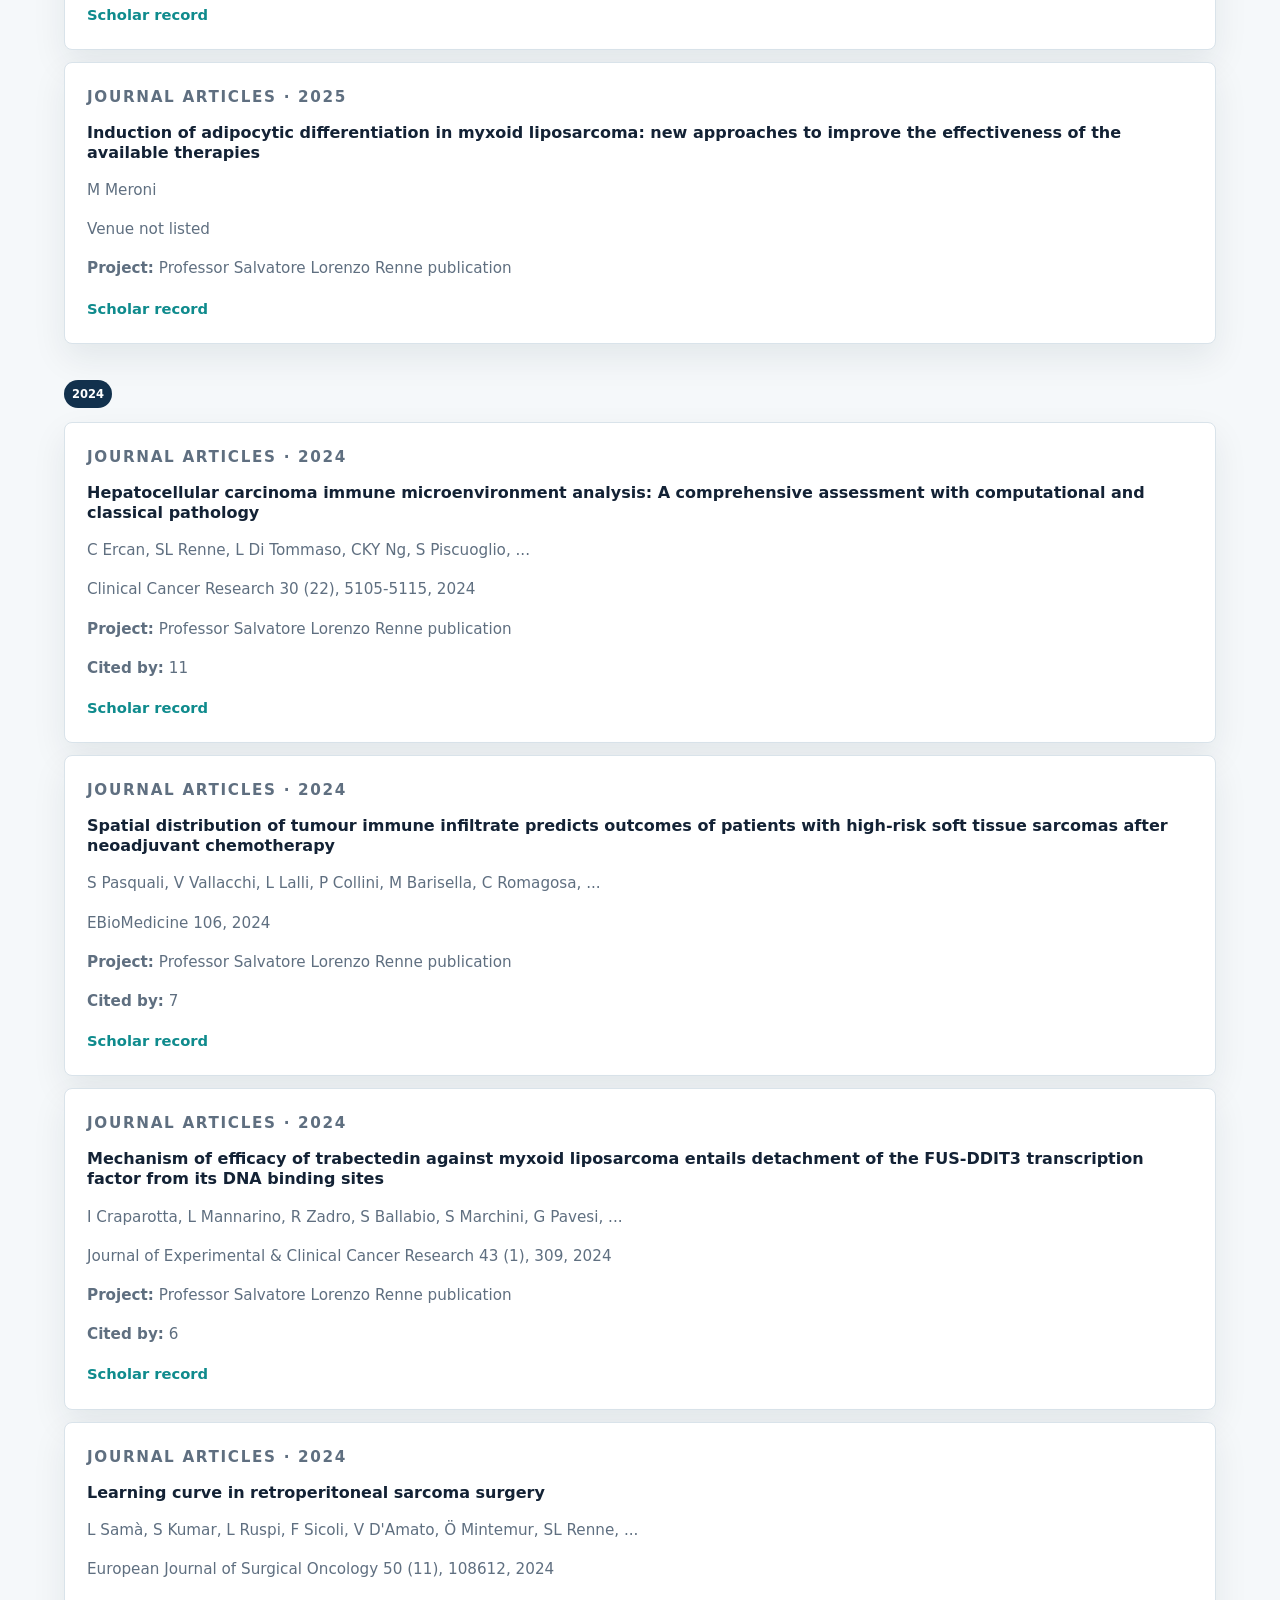
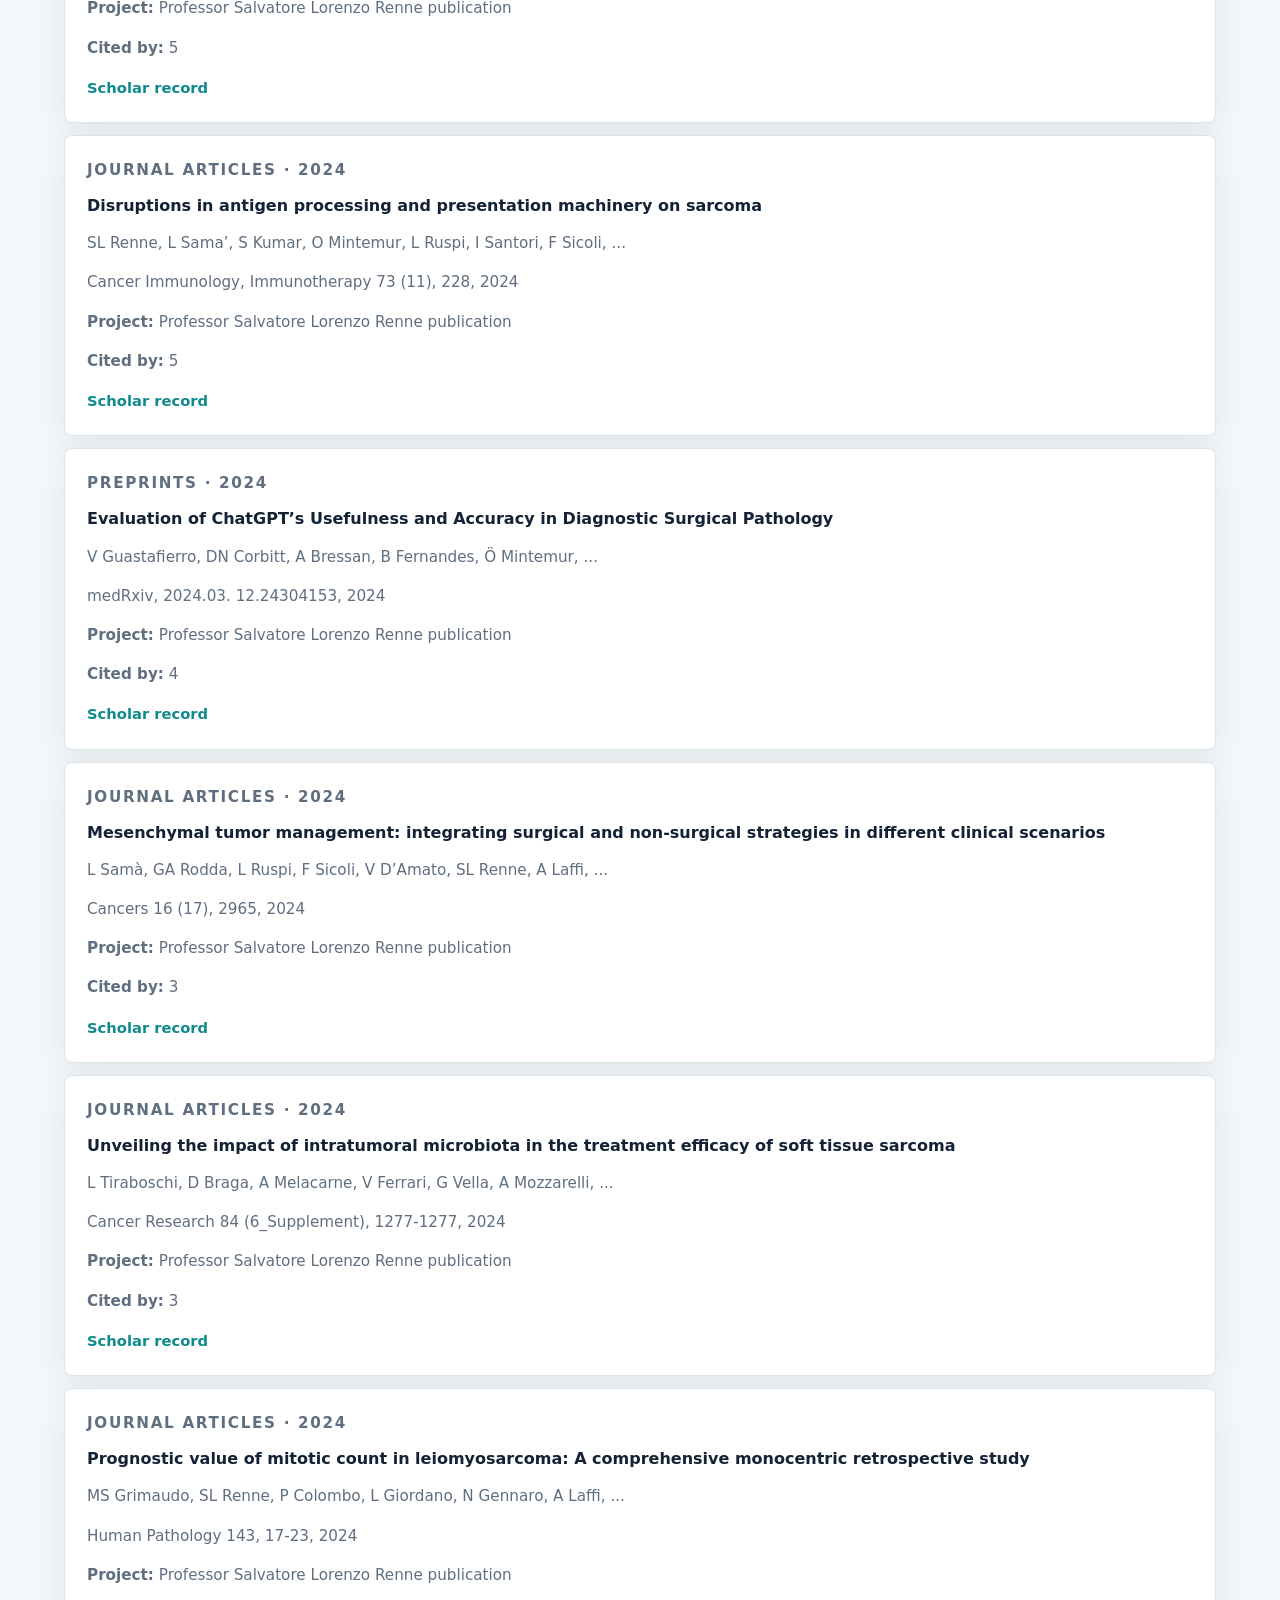
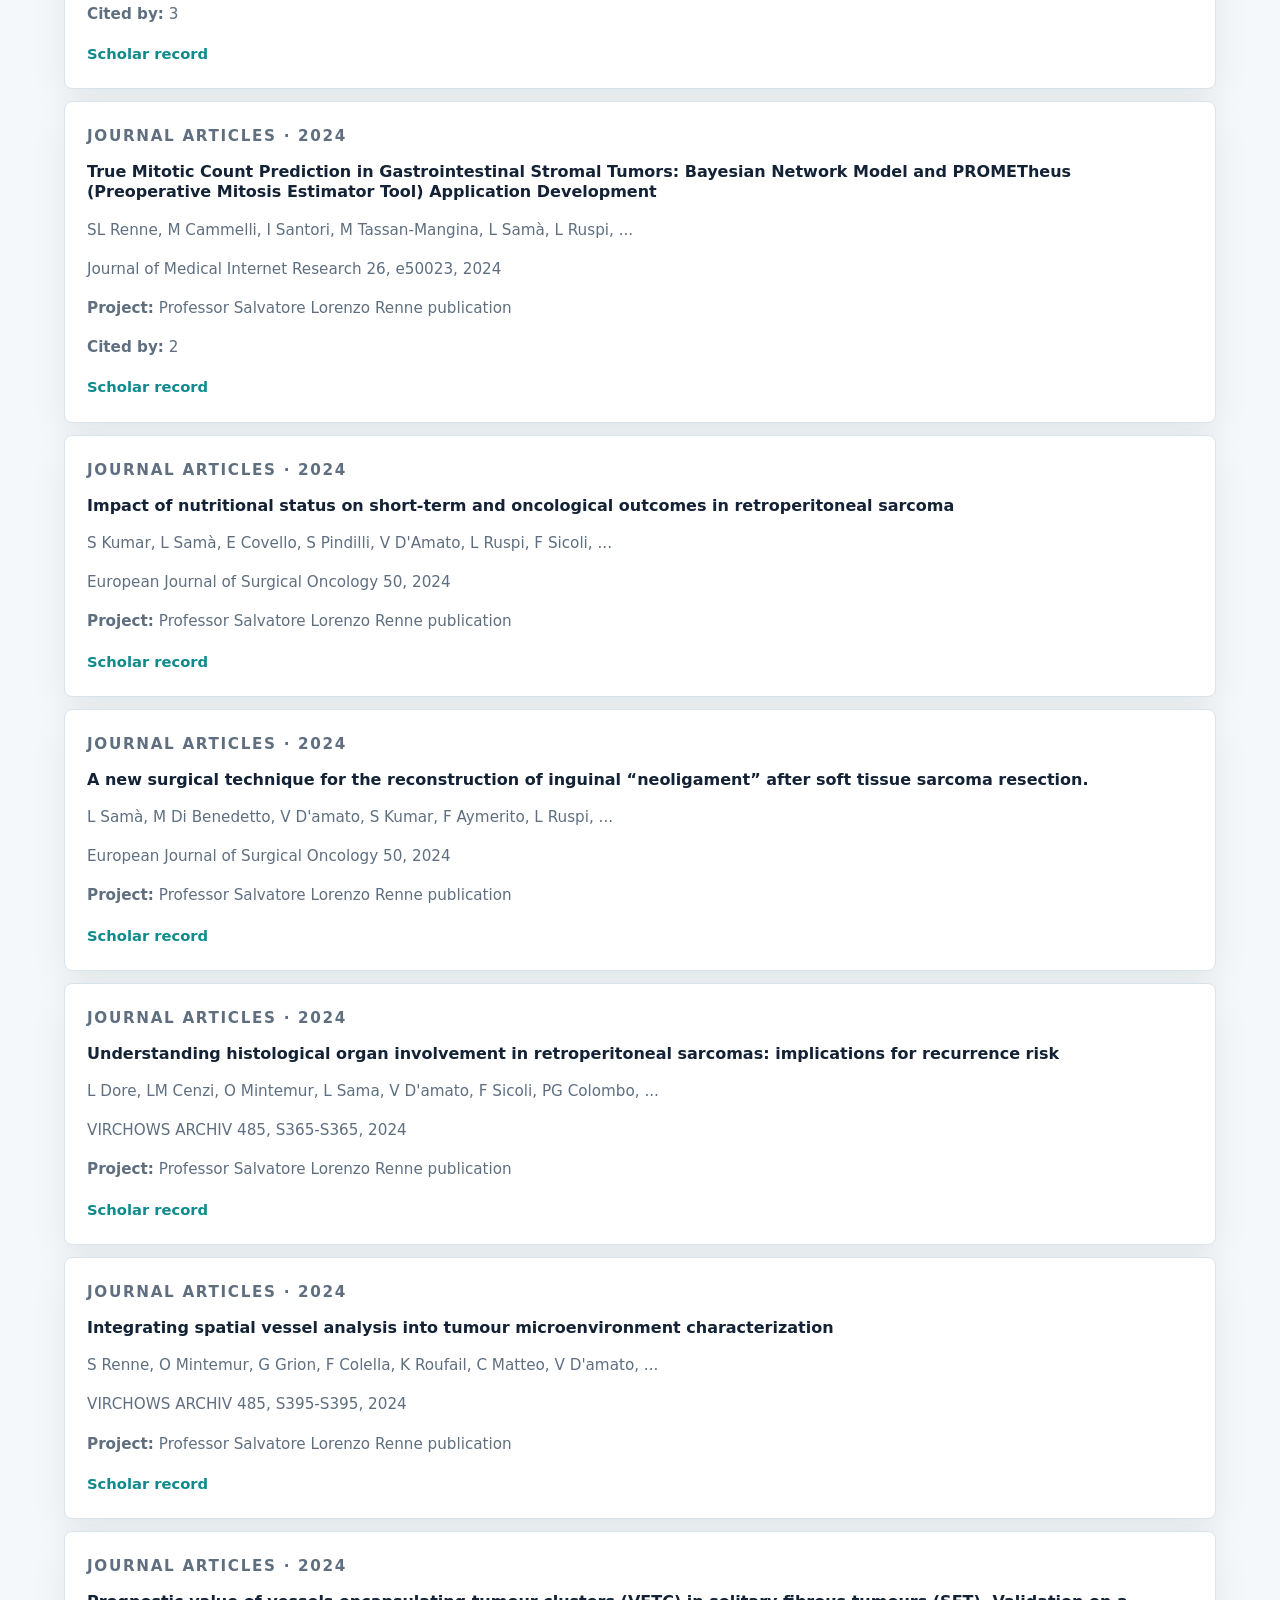
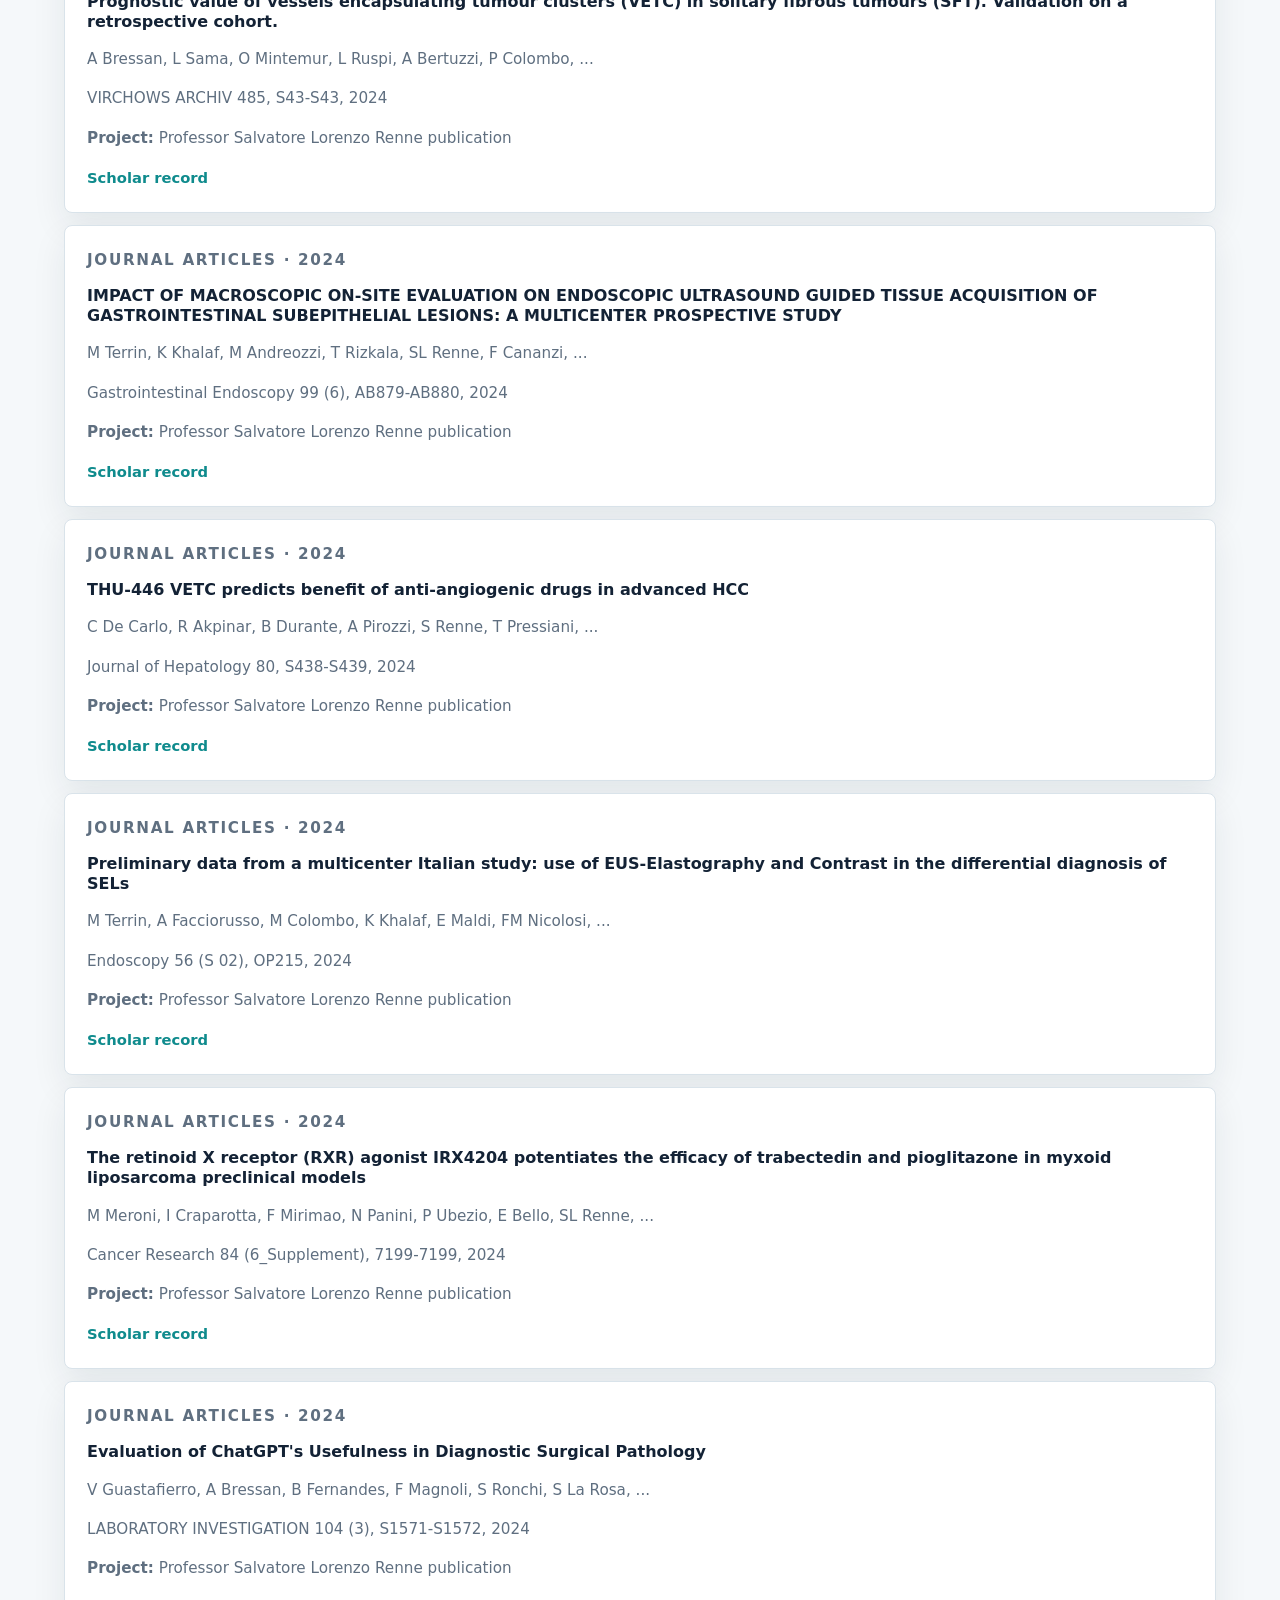
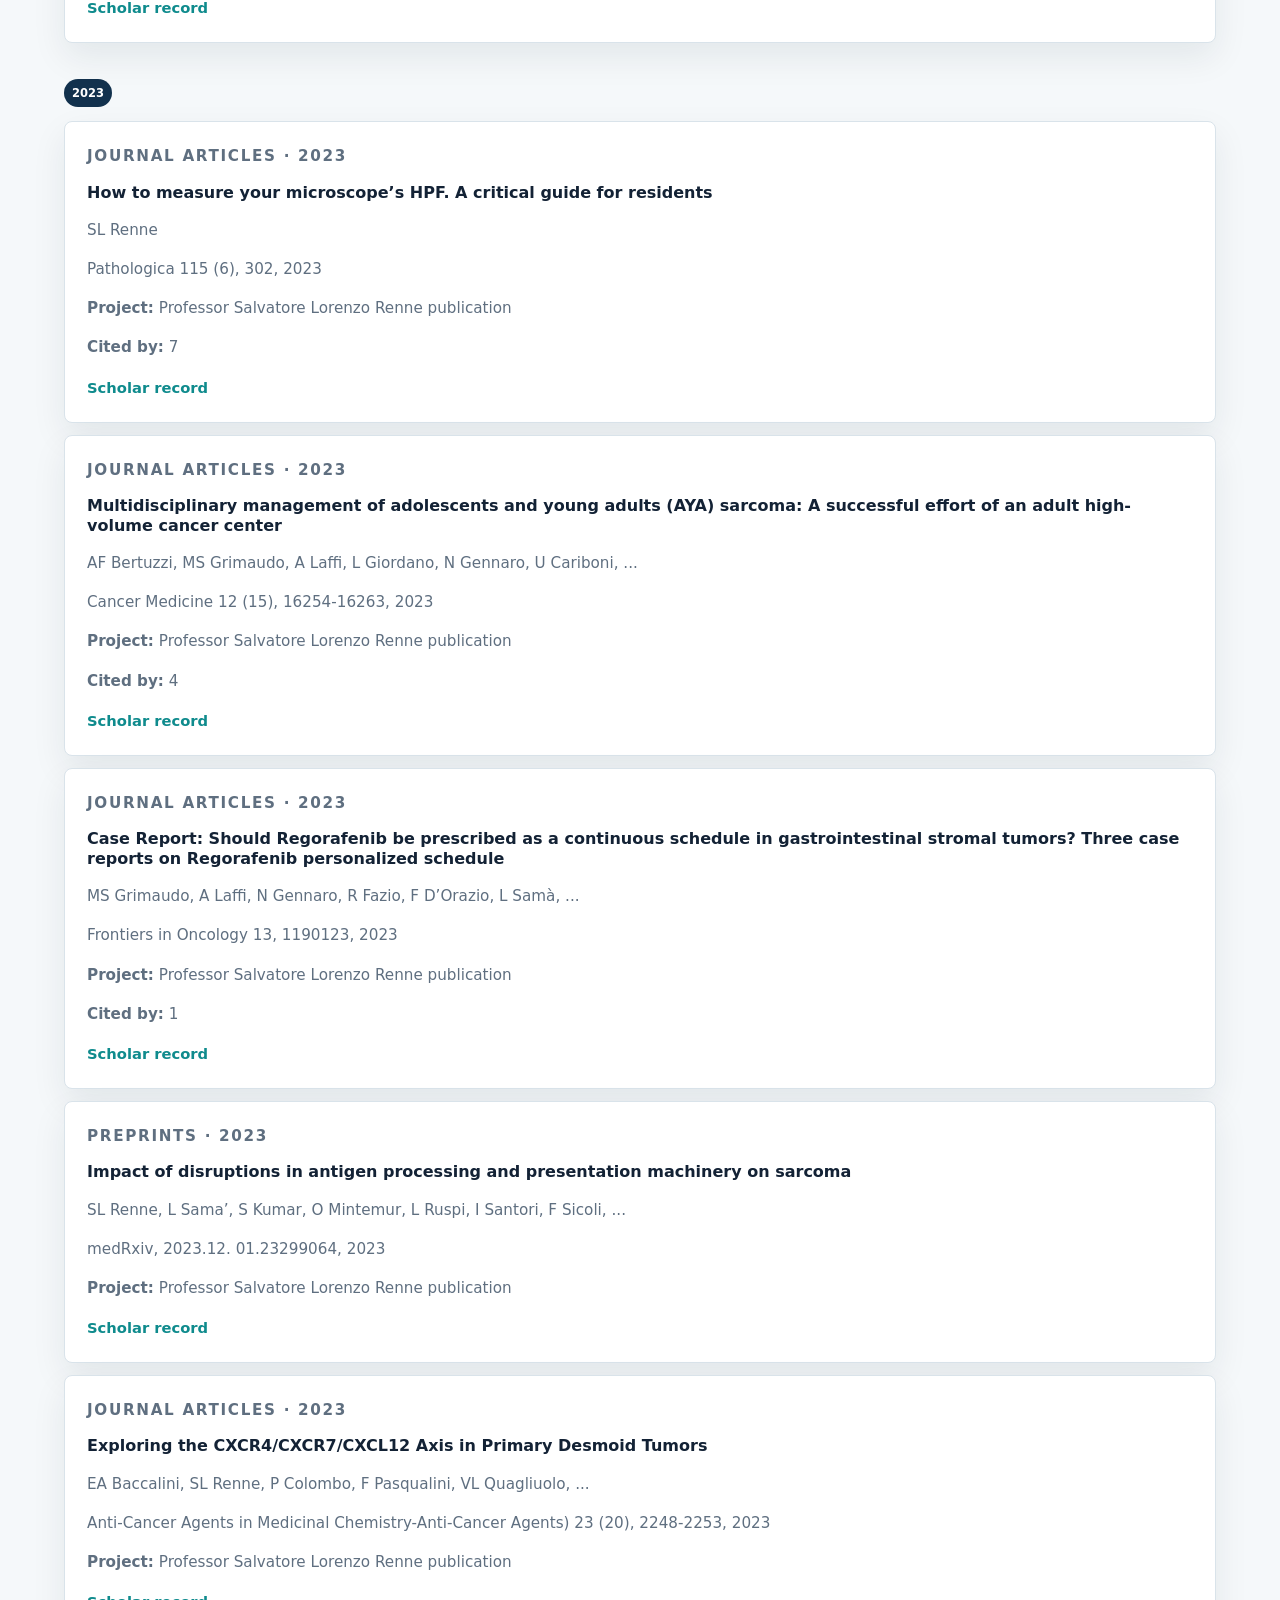
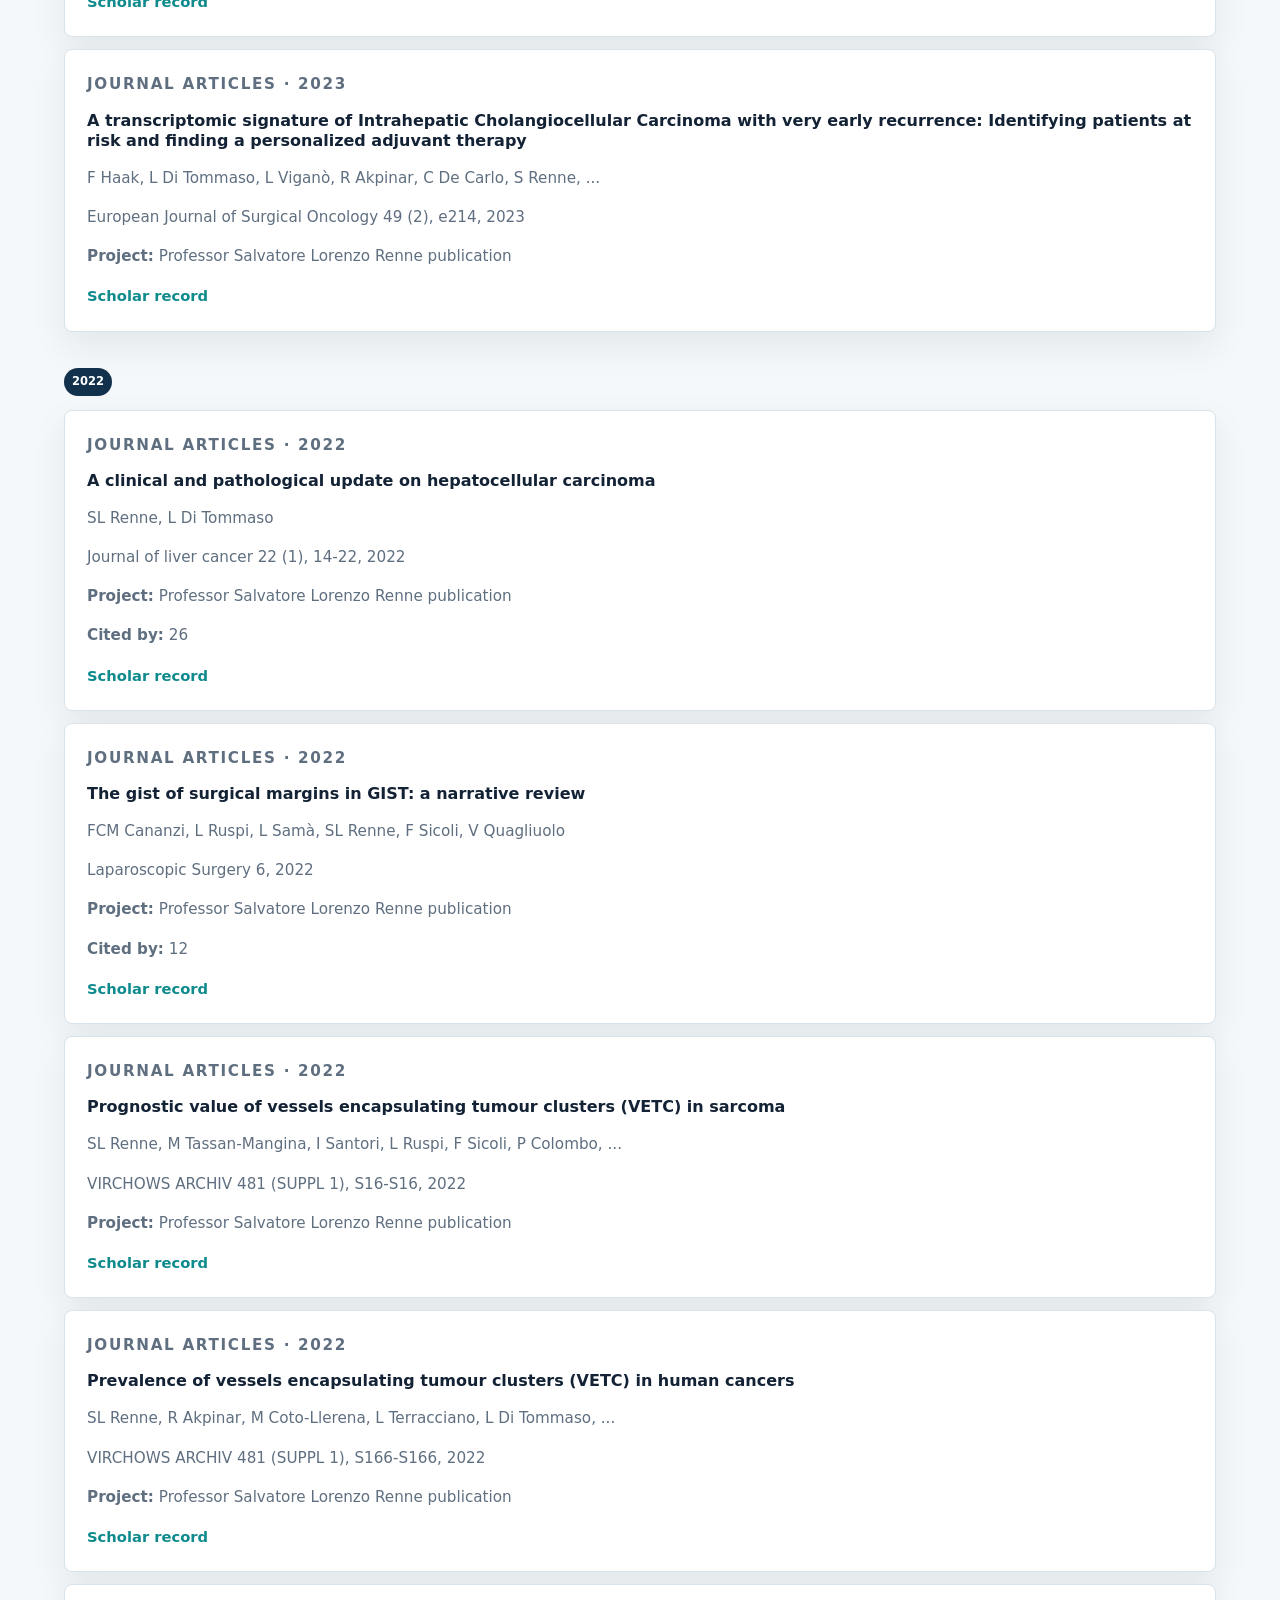
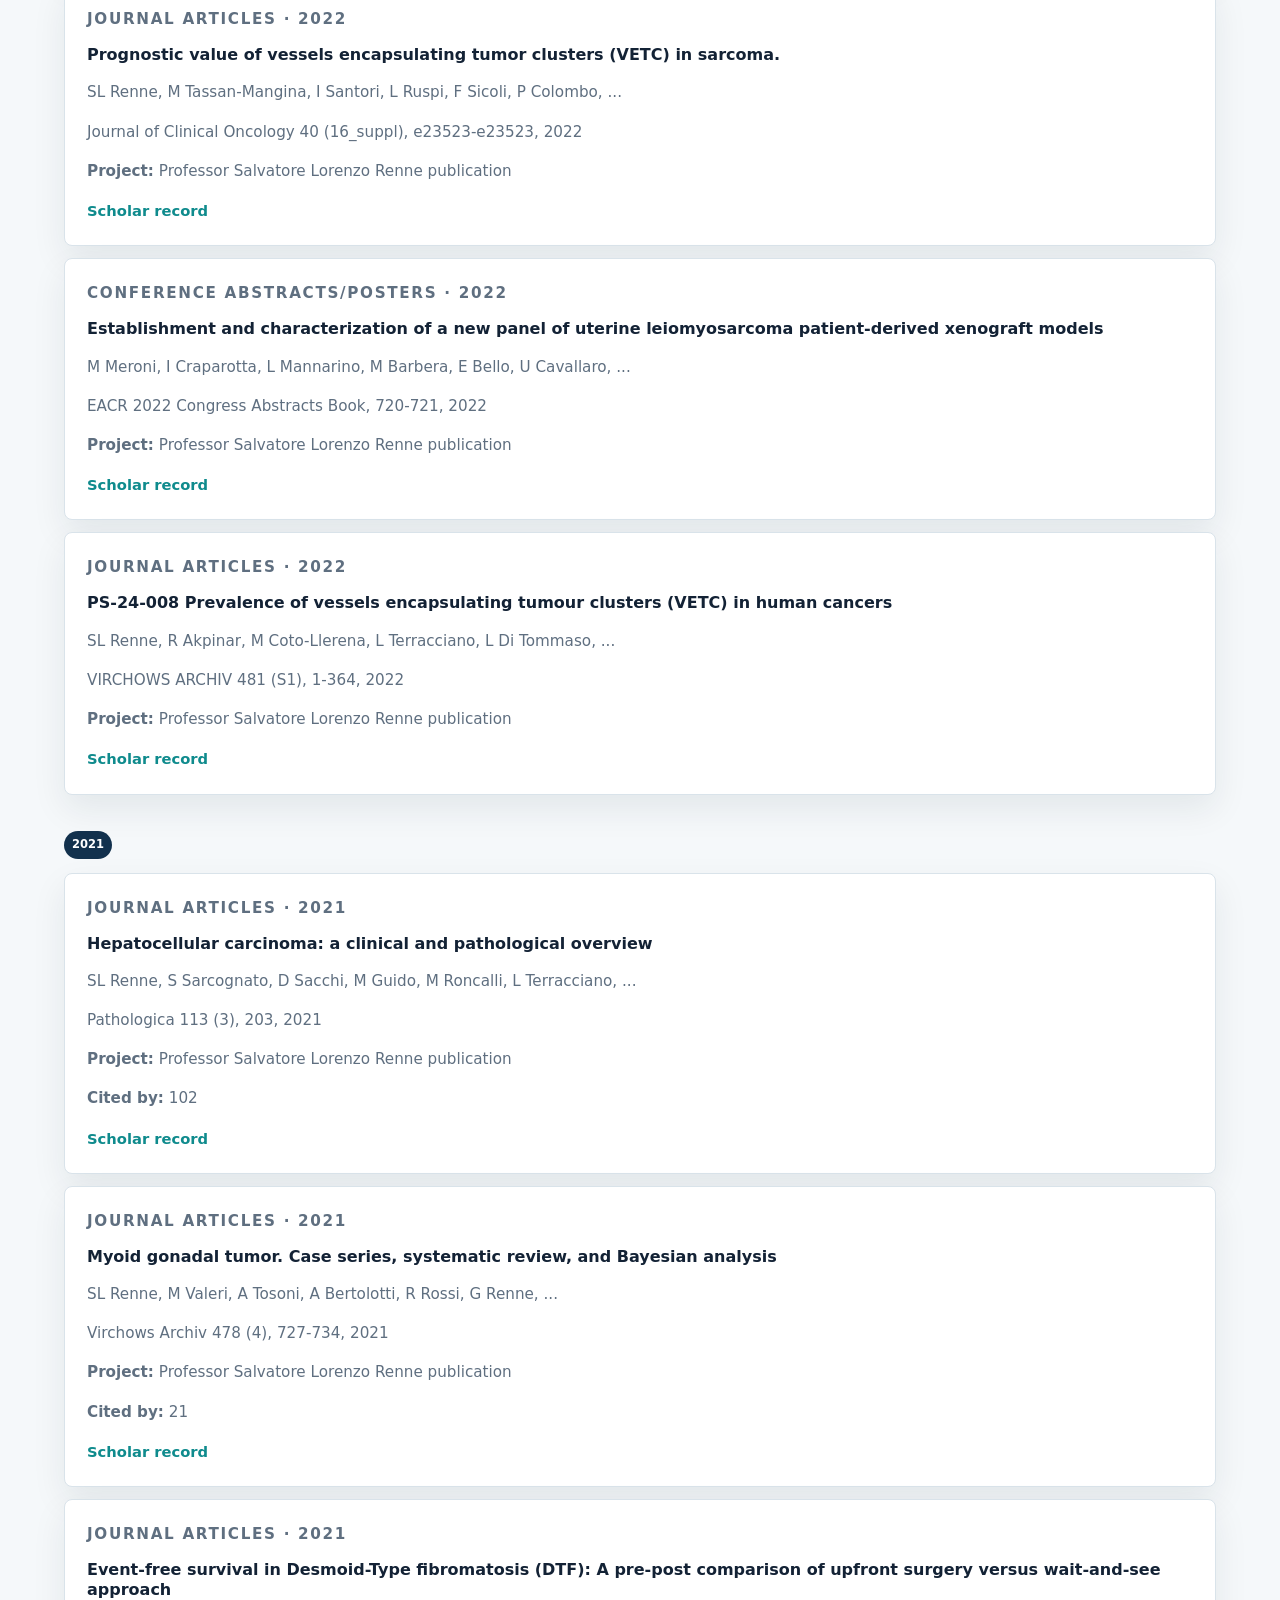
<file: publications.html>
<!doctype html>
<html lang="en">
  <head>
    <meta charset="utf-8">
    <meta name="viewport" content="width=device-width, initial-scale=1">
    <meta name="description" content="Publications, preprints, conference abstracts, software papers, and manuscripts from the Computational Pathology Lab.">
    <title>Publications | Computational Pathology Lab</title>
    <link rel="icon" href="assets/images/logo/favicon.svg" type="image/svg+xml">
    <link rel="stylesheet" href="assets/css/style.css?v=2">
  </head>
  <body>
    <a class="skip-link" href="#main">Skip to content</a>
    <header class="site-header">
      <a class="brand" href="index.html"><img src="assets/images/logo/logo.svg" alt="" aria-hidden="true"><span>Computational Pathology Lab</span></a>
      <button class="nav-toggle" type="button" aria-label="Toggle navigation" aria-expanded="false">☰</button>
      <nav class="site-nav" aria-label="Primary navigation">
        <a href="index.html">Home</a><a href="about.html">About</a><a href="team-leader.html">Leader</a><a href="members.html">Members</a><a href="projects.html">Projects</a><a href="publications.html">Publications</a><a href="software.html">Software</a><a href="resources.html">Resources</a><a href="contact.html">Contact</a><a class="github-link" href="https://github.com/ComputationalPathologyLab">GitHub</a>
      </nav>
    </header>
    <main id="main">
      <section class="page-hero">
        <p class="eyebrow">Publications</p>
        <h1>Research outputs</h1>
        <p>Journal articles, preprints, conference abstracts, software papers, and manuscripts in preparation.</p>
      </section>
      <section class="section">
        <div data-render="publications">
          <article class="fallback publication-item"><h3>Publication data</h3><p>Entries load from <code>assets/data/publications.json</code>.</p></article>
        </div>
      </section>
    </main>
    <footer class="site-footer"><div class="footer-grid"><div><strong>Computational Pathology Lab</strong><p>Open, reproducible computational pathology research.</p></div><div class="footer-links"><a href="https://github.com/ComputationalPathologyLab">GitHub</a><a href="contact.html">Contact</a></div></div></footer>
    <script src="assets/js/main.js?v=2"></script>
  </body>
</html>
</file>
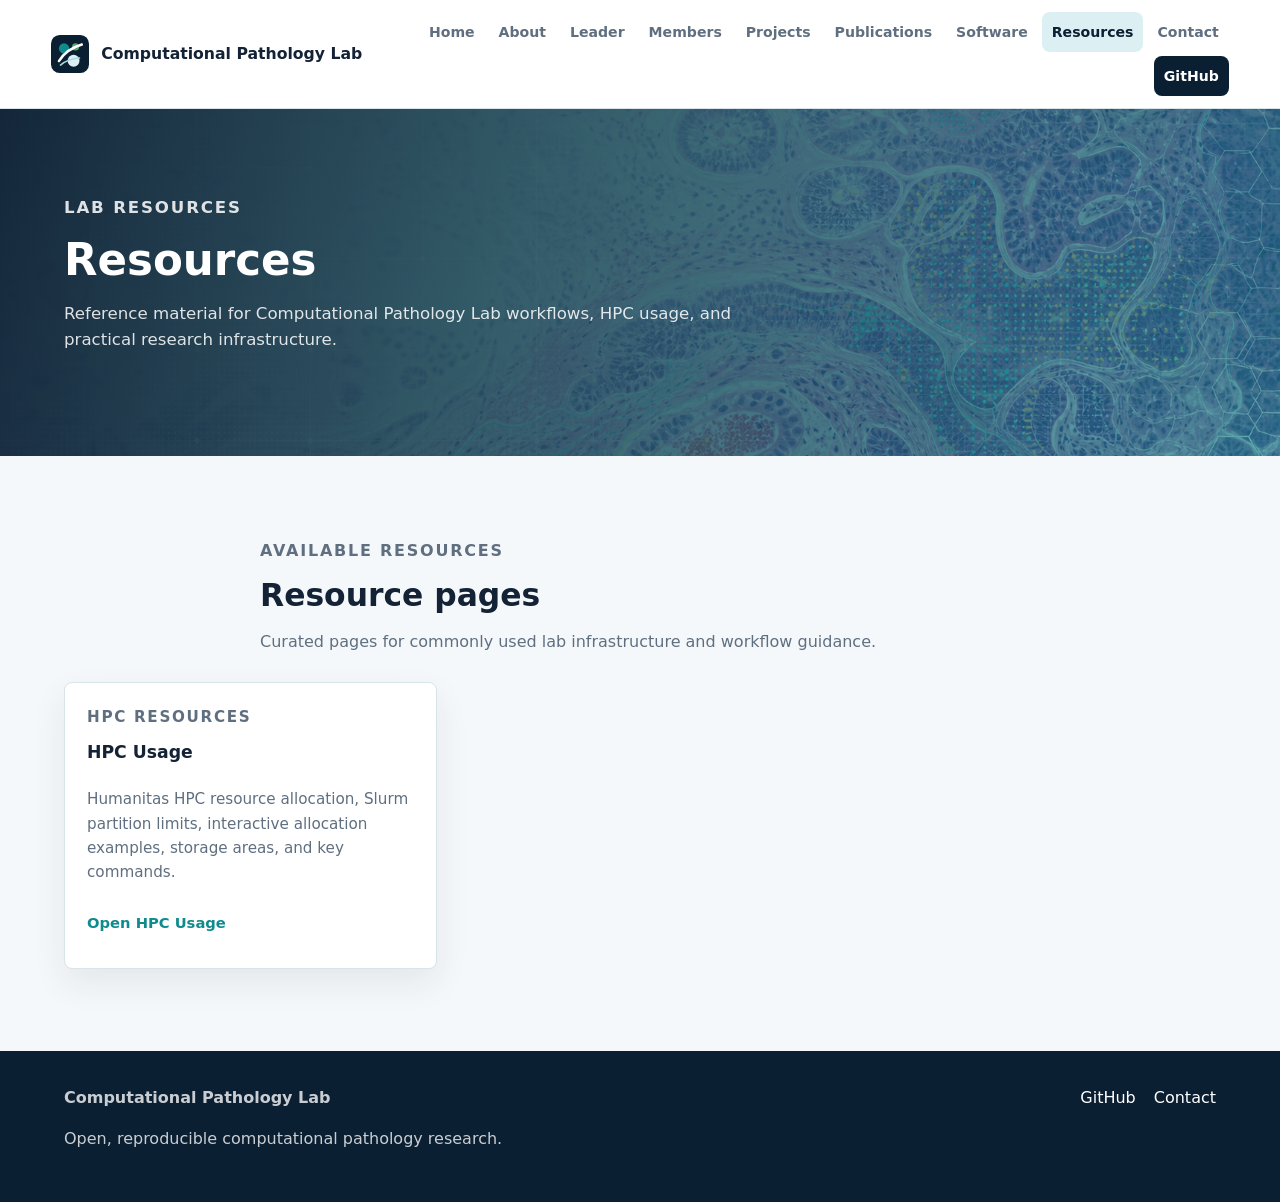
<file: resources.html>
<!doctype html>
<html lang="en">
  <head>
    <meta charset="utf-8">
    <meta name="viewport" content="width=device-width, initial-scale=1">
    <meta name="description" content="Computational Pathology Lab resources and practical reference material.">
    <title>Resources | Computational Pathology Lab</title>
    <link rel="icon" href="assets/images/logo/favicon.svg" type="image/svg+xml">
    <link rel="stylesheet" href="assets/css/style.css?v=3">
  </head>
  <body>
    <a class="skip-link" href="#main">Skip to content</a>
    <header class="site-header">
      <a class="brand" href="index.html"><img src="assets/images/logo/logo.svg" alt="" aria-hidden="true"><span>Computational Pathology Lab</span></a>
      <button class="nav-toggle" type="button" aria-label="Toggle navigation" aria-expanded="false">☰</button>
      <nav class="site-nav" aria-label="Primary navigation">
        <a href="index.html">Home</a><a href="about.html">About</a><a href="team-leader.html">Leader</a><a href="members.html">Members</a><a href="projects.html">Projects</a><a href="publications.html">Publications</a><a href="software.html">Software</a><a href="resources.html">Resources</a><a href="contact.html">Contact</a><a class="github-link" href="https://github.com/ComputationalPathologyLab">GitHub</a>
      </nav>
    </header>
    <main id="main">
      <section class="page-hero">
        <p class="eyebrow">Lab resources</p>
        <h1>Resources</h1>
        <p>Reference material for Computational Pathology Lab workflows, HPC usage, and practical research infrastructure.</p>
      </section>

      <section class="section">
        <div class="section-header">
          <p class="eyebrow">Available resources</p>
          <h2>Resource pages</h2>
          <p>Curated pages for commonly used lab infrastructure and workflow guidance.</p>
        </div>
        <div class="grid three">
          <article class="data-card">
            <p class="eyebrow">HPC resources</p>
            <h3>HPC Usage</h3>
            <p>Humanitas HPC resource allocation, Slurm partition limits, interactive allocation examples, storage areas, and key commands.</p>
            <div class="link-row"><a href="resources/hpc-usage.html">Open HPC Usage</a></div>
          </article>
        </div>
      </section>
    </main>
    <footer class="site-footer"><div class="footer-grid"><div><strong>Computational Pathology Lab</strong><p>Open, reproducible computational pathology research.</p></div><div class="footer-links"><a href="https://github.com/ComputationalPathologyLab">GitHub</a><a href="contact.html">Contact</a></div></div></footer>
    <script src="assets/js/main.js"></script>
  </body>
</html>
</file>
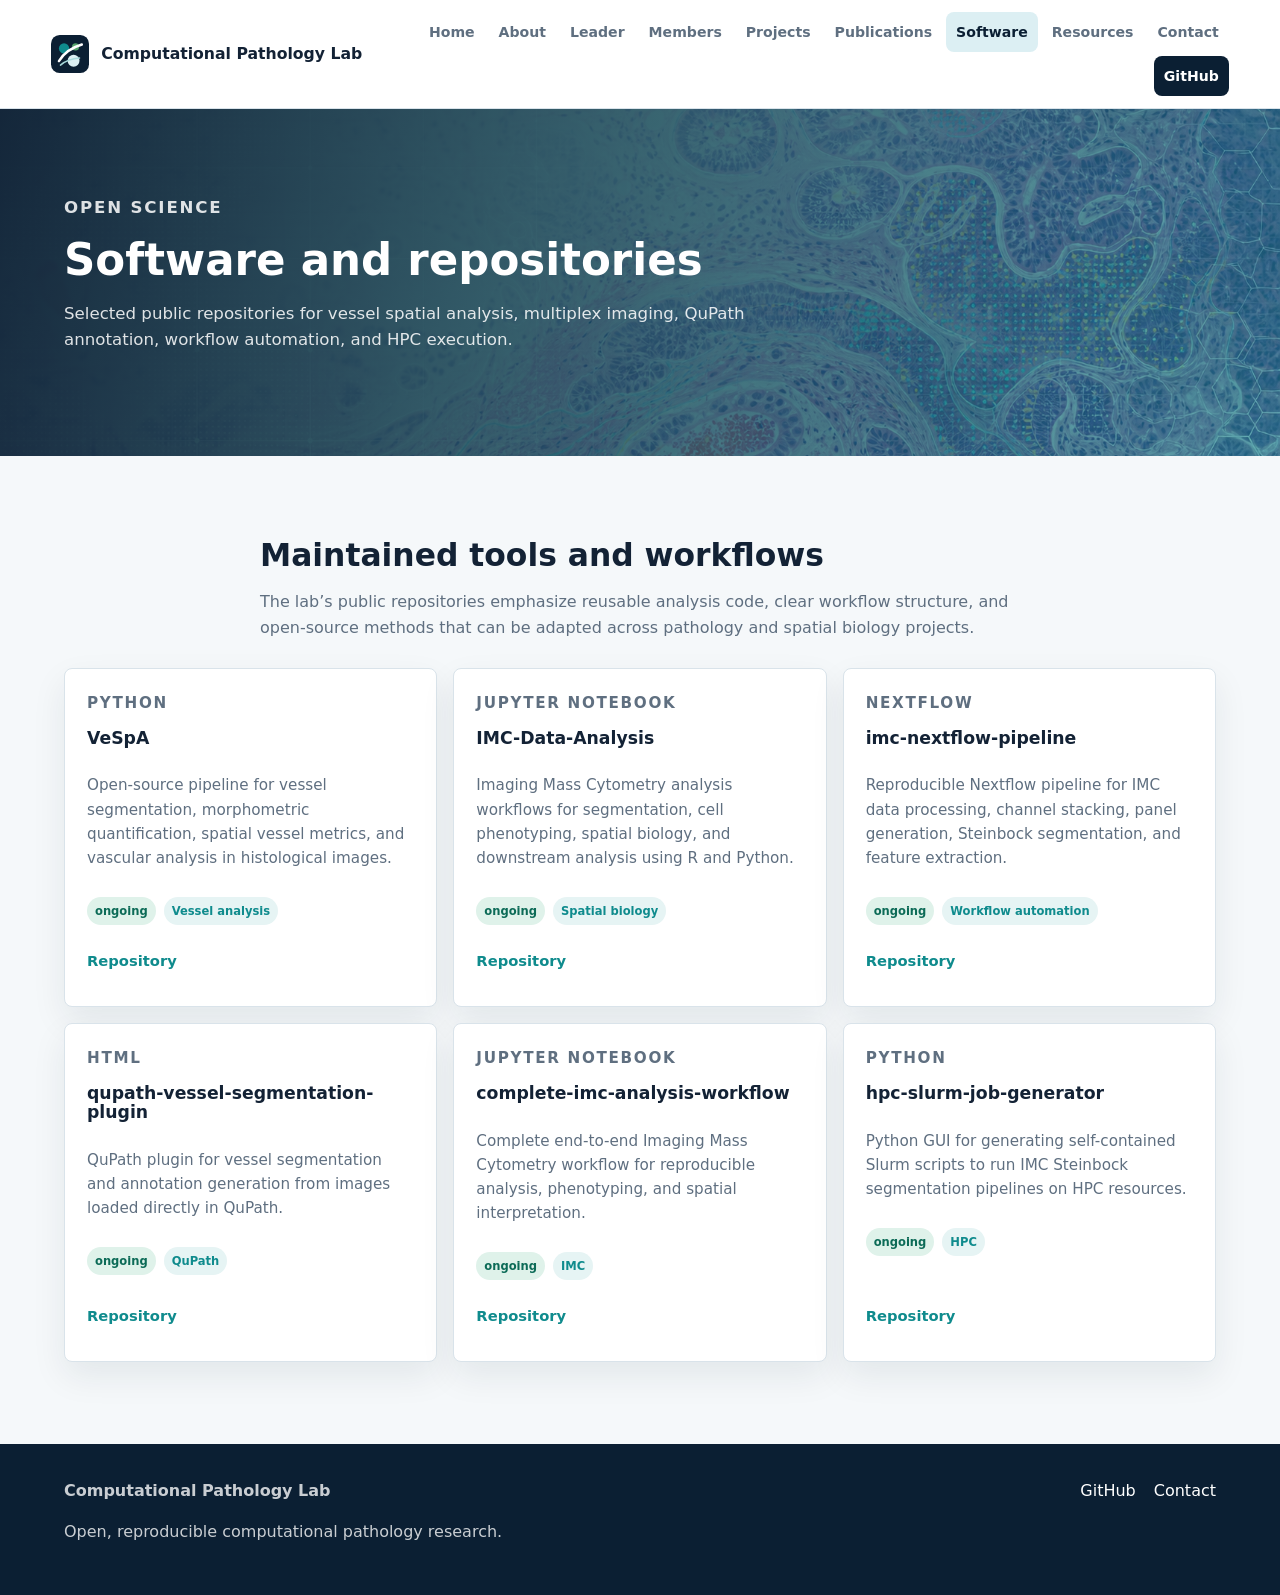
<file: software.html>
<!doctype html>
<html lang="en">
  <head>
    <meta charset="utf-8">
    <meta name="viewport" content="width=device-width, initial-scale=1">
    <meta name="description" content="Open science software from the Computational Pathology Lab, including VeSpA, IMC workflows, QuPath tools, Nextflow pipelines, and HPC utilities.">
    <title>Software | Computational Pathology Lab</title>
    <link rel="icon" href="assets/images/logo/favicon.svg" type="image/svg+xml">
    <link rel="stylesheet" href="assets/css/style.css?v=2">
  </head>
  <body>
    <a class="skip-link" href="#main">Skip to content</a>
    <header class="site-header">
      <a class="brand" href="index.html"><img src="assets/images/logo/logo.svg" alt="" aria-hidden="true"><span>Computational Pathology Lab</span></a>
      <button class="nav-toggle" type="button" aria-label="Toggle navigation" aria-expanded="false">☰</button>
      <nav class="site-nav" aria-label="Primary navigation">
        <a href="index.html">Home</a><a href="about.html">About</a><a href="team-leader.html">Leader</a><a href="members.html">Members</a><a href="projects.html">Projects</a><a href="publications.html">Publications</a><a href="software.html">Software</a><a href="resources.html">Resources</a><a href="contact.html">Contact</a><a class="github-link" href="https://github.com/ComputationalPathologyLab">GitHub</a>
      </nav>
    </header>
    <main id="main">
      <section class="page-hero">
        <p class="eyebrow">Open science</p>
        <h1>Software and repositories</h1>
        <p>Selected public repositories for vessel spatial analysis, multiplex imaging, QuPath annotation, workflow automation, and HPC execution.</p>
      </section>
      <section class="section">
        <div class="section-header">
          <h2>Maintained tools and workflows</h2>
          <p>The lab’s public repositories emphasize reusable analysis code, clear workflow structure, and open-source methods that can be adapted across pathology and spatial biology projects.</p>
        </div>
        <div class="grid three" data-render="repositories">
          <article class="fallback card"><h3>ComputationalPathologyLab</h3><p><a class="text-link" href="https://github.com/ComputationalPathologyLab">Open GitHub organization</a></p></article>
        </div>
      </section>
    </main>
    <footer class="site-footer"><div class="footer-grid"><div><strong>Computational Pathology Lab</strong><p>Open, reproducible computational pathology research.</p></div><div class="footer-links"><a href="https://github.com/ComputationalPathologyLab">GitHub</a><a href="contact.html">Contact</a></div></div></footer>
    <script src="assets/js/main.js?v=2"></script>
  </body>
</html>
</file>
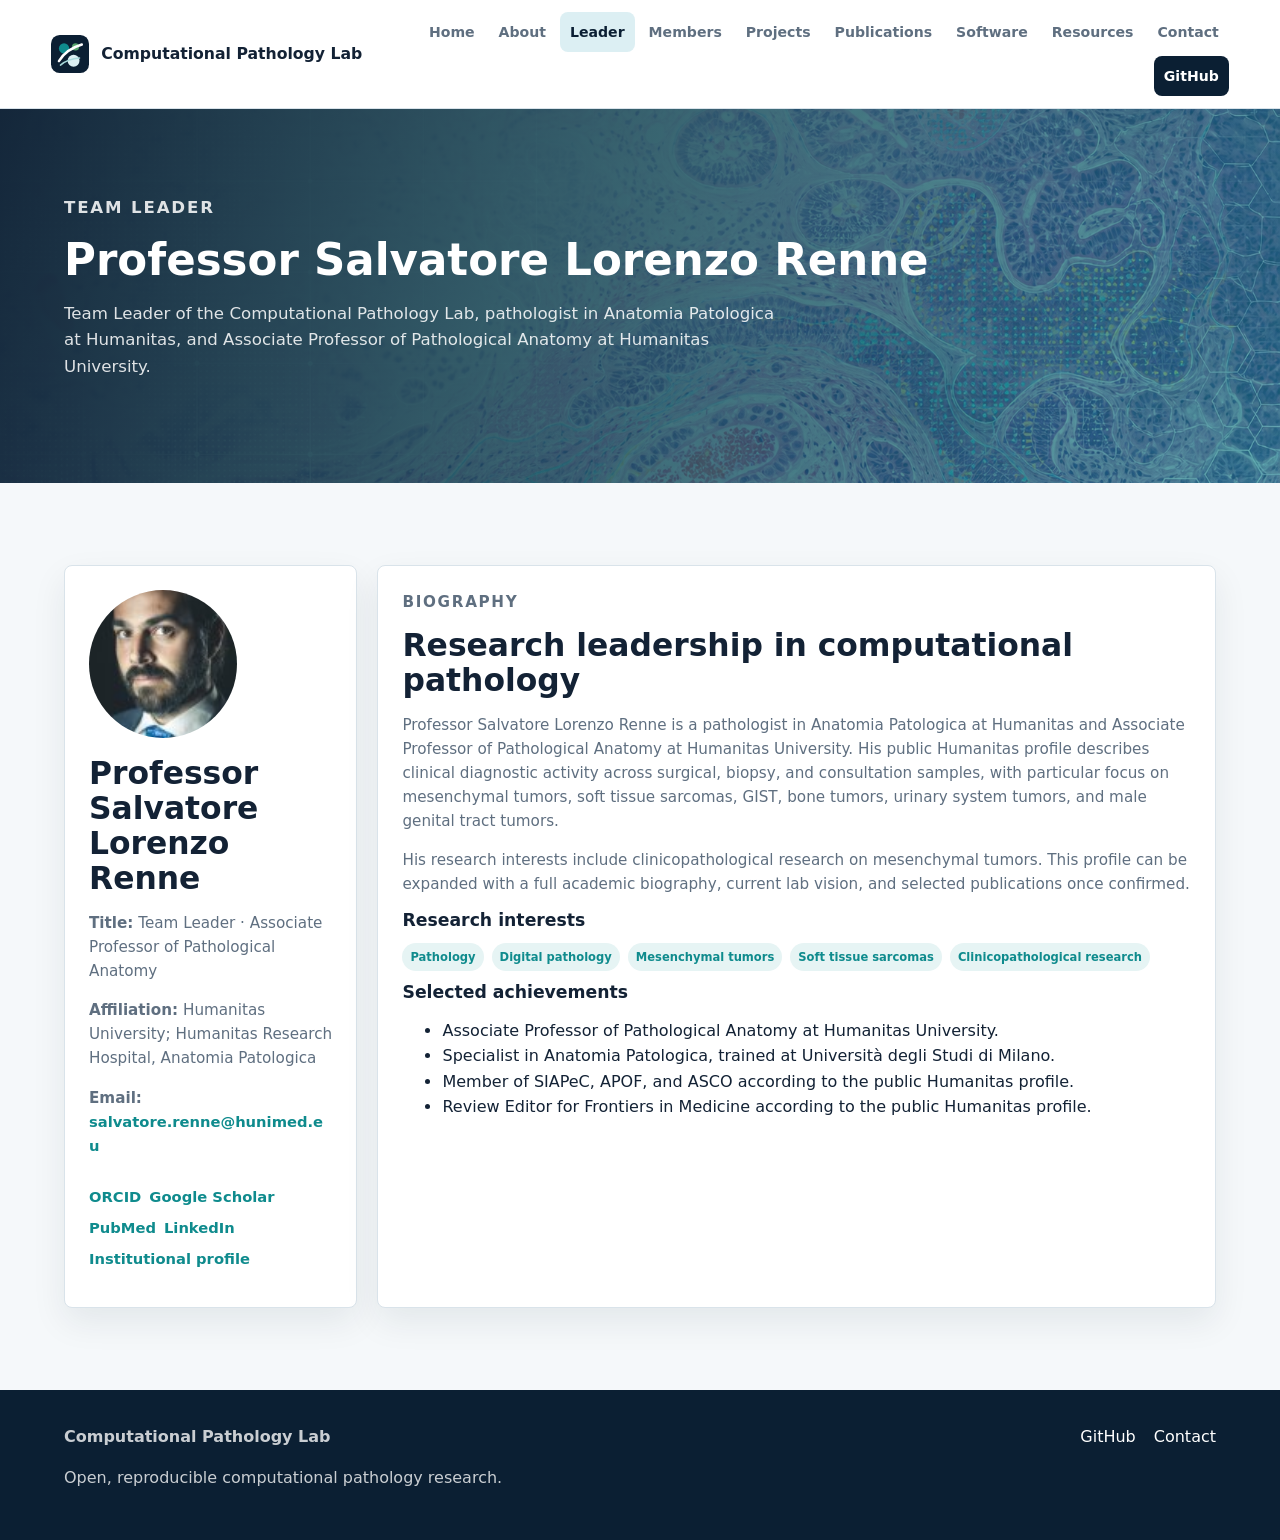
<file: team-leader.html>
<!doctype html>
<html lang="en">
  <head>
    <meta charset="utf-8">
    <meta name="viewport" content="width=device-width, initial-scale=1">
    <meta name="description" content="Professor Salvatore Lorenzo Renne, team leader of the Computational Pathology Lab.">
    <title>Team Leader | Computational Pathology Lab</title>
    <link rel="icon" href="assets/images/logo/favicon.svg" type="image/svg+xml">
    <link rel="stylesheet" href="assets/css/style.css?v=2">
  </head>
  <body>
    <a class="skip-link" href="#main">Skip to content</a>
    <header class="site-header">
      <a class="brand" href="index.html"><img src="assets/images/logo/logo.svg" alt="" aria-hidden="true"><span>Computational Pathology Lab</span></a>
      <button class="nav-toggle" type="button" aria-label="Toggle navigation" aria-expanded="false">☰</button>
      <nav class="site-nav" aria-label="Primary navigation">
        <a href="index.html">Home</a><a href="about.html">About</a><a href="team-leader.html">Leader</a><a href="members.html">Members</a><a href="projects.html">Projects</a><a href="publications.html">Publications</a><a href="software.html">Software</a><a href="resources.html">Resources</a><a href="contact.html">Contact</a><a class="github-link" href="https://github.com/ComputationalPathologyLab">GitHub</a>
      </nav>
    </header>
    <main id="main">
      <section class="page-hero">
        <p class="eyebrow">Team leader</p>
        <h1>Professor Salvatore Lorenzo Renne</h1>
        <p>Team Leader of the Computational Pathology Lab, pathologist in Anatomia Patologica at Humanitas, and Associate Professor of Pathological Anatomy at Humanitas University.</p>
      </section>
      <section class="section">
        <div class="profile-layout">
          <aside class="profile-panel">
            <img class="profile-photo" src="assets/images/members/salvatore-lorenzo-renne.jpg" alt="Professor Salvatore Lorenzo Renne">
            <h2>Professor Salvatore Lorenzo Renne</h2>
            <p><strong>Title:</strong> Team Leader · Associate Professor of Pathological Anatomy</p>
            <p><strong>Affiliation:</strong> Humanitas University; Humanitas Research Hospital, Anatomia Patologica</p>
            <p><strong>Email:</strong> <a class="text-link" href="mailto:salvatore.renne@hunimed.eu">salvatore.renne@hunimed.eu</a></p>
            <div class="link-row">
              <a href="https://orcid.org/0000-0002-0186-1318">ORCID</a><a href="https://scholar.google.com/citations?user=Y5QSI2wAAAAJ&hl=en">Google Scholar</a><a href="https://www.ncbi.nlm.nih.gov/pubmed/?term=renne+sl">PubMed</a><a href="https://www.linkedin.com/in/salvatore-lorenzo-renne-0843ba270/">LinkedIn</a><a href="https://www.humanitas.it/medici/salvatore-lorenzo-renne/">Institutional profile</a>
            </div>
          </aside>
          <article class="profile-panel">
            <p class="eyebrow">Biography</p>
            <h2>Research leadership in computational pathology</h2>
            <p>Professor Salvatore Lorenzo Renne is a pathologist in Anatomia Patologica at Humanitas and Associate Professor of Pathological Anatomy at Humanitas University. His public Humanitas profile describes clinical diagnostic activity across surgical, biopsy, and consultation samples, with particular focus on mesenchymal tumors, soft tissue sarcomas, GIST, bone tumors, urinary system tumors, and male genital tract tumors.</p>
            <p>His research interests include clinicopathological research on mesenchymal tumors. This profile can be expanded with a full academic biography, current lab vision, and selected publications once confirmed.</p>
            <h3>Research interests</h3>
            <div class="tag-row"><span class="tag">Pathology</span><span class="tag">Digital pathology</span><span class="tag">Mesenchymal tumors</span><span class="tag">Soft tissue sarcomas</span><span class="tag">Clinicopathological research</span></div>
            <h3>Selected achievements</h3>
            <ul>
              <li>Associate Professor of Pathological Anatomy at Humanitas University.</li>
              <li>Specialist in Anatomia Patologica, trained at Università degli Studi di Milano.</li>
              <li>Member of SIAPeC, APOF, and ASCO according to the public Humanitas profile.</li>
              <li>Review Editor for Frontiers in Medicine according to the public Humanitas profile.</li>
            </ul>
          </article>
        </div>
      </section>
    </main>
    <footer class="site-footer"><div class="footer-grid"><div><strong>Computational Pathology Lab</strong><p>Open, reproducible computational pathology research.</p></div><div class="footer-links"><a href="https://github.com/ComputationalPathologyLab">GitHub</a><a href="contact.html">Contact</a></div></div></footer>
    <script src="assets/js/main.js?v=2"></script>
  </body>
</html>
</file>
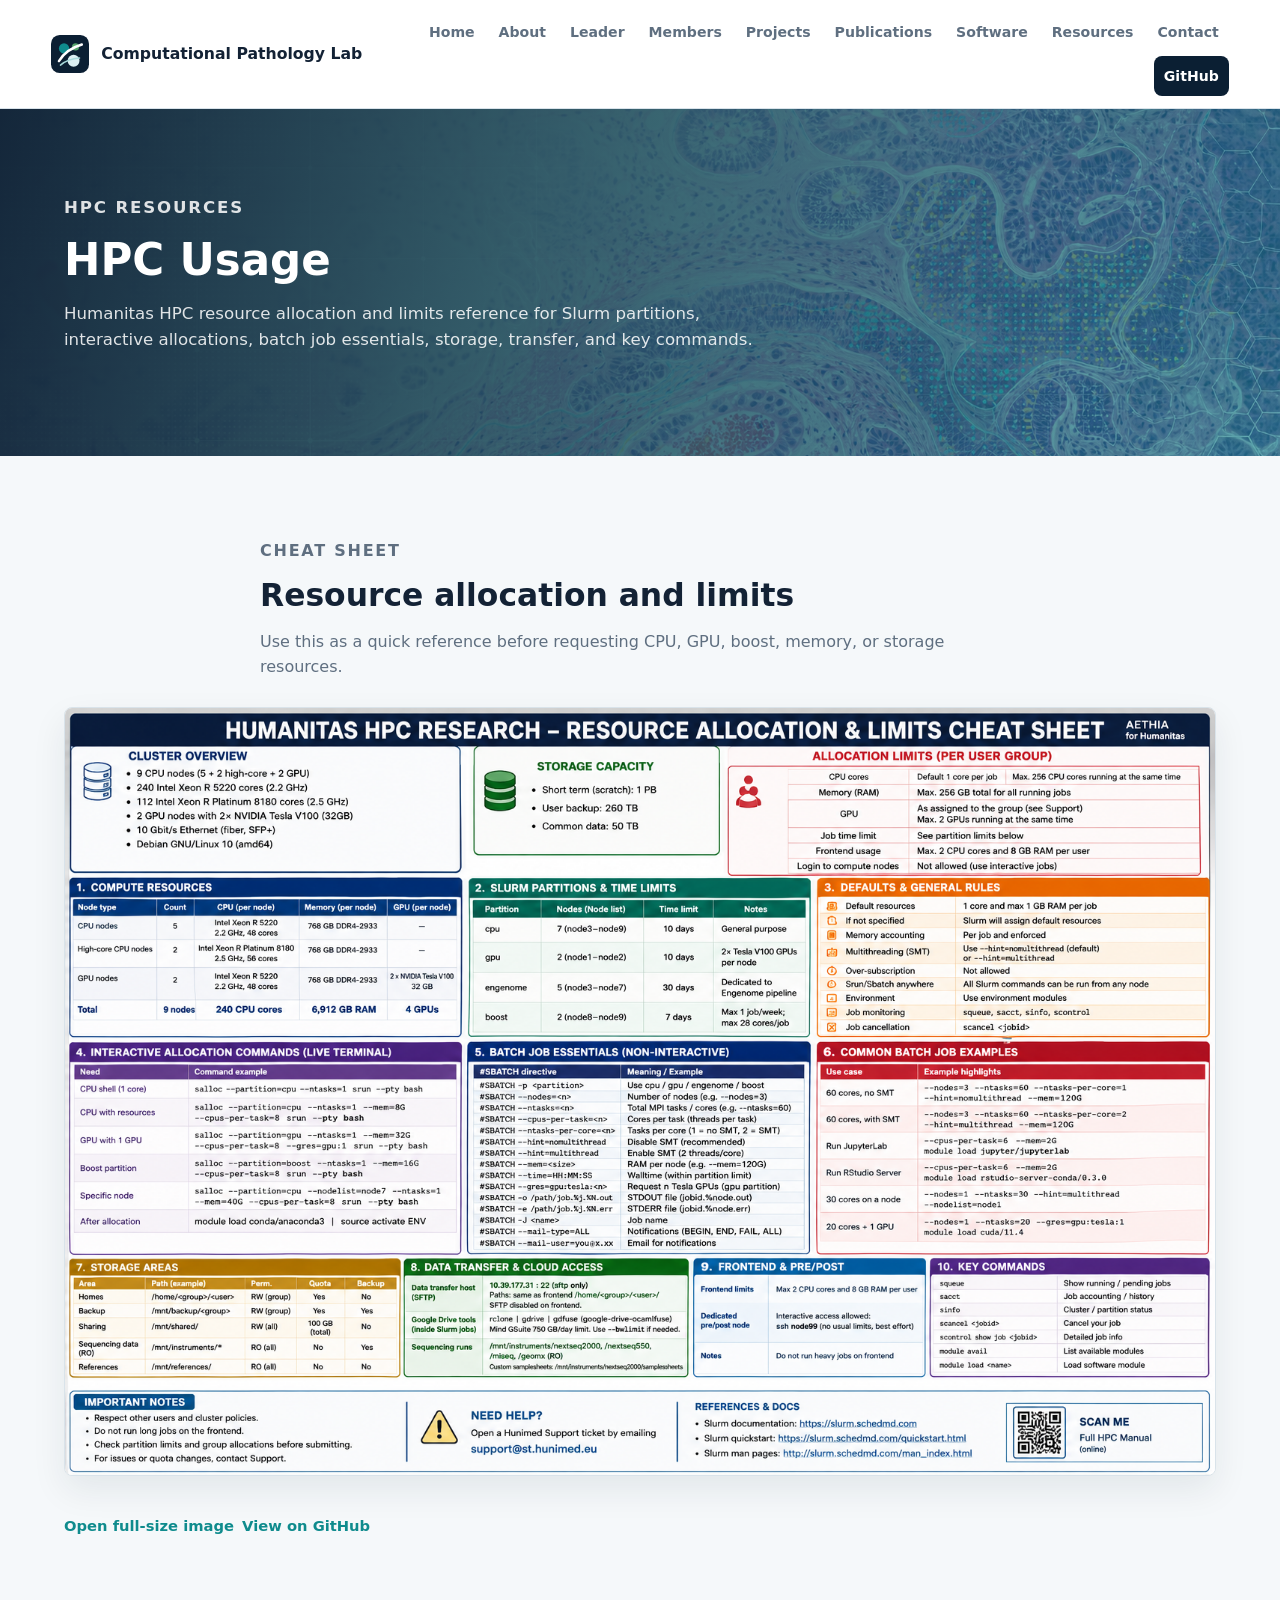
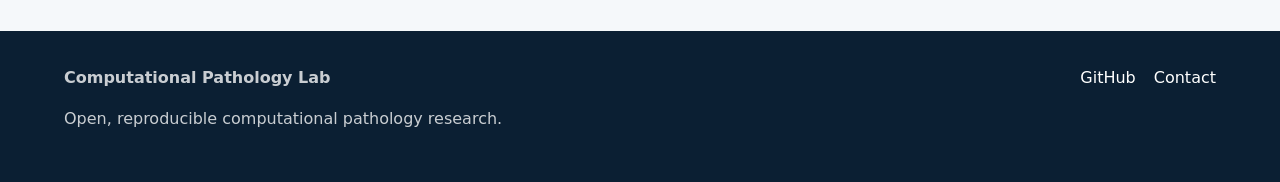
<file: resources/hpc-usage.html>
<!doctype html>
<html lang="en">
  <head>
    <meta charset="utf-8">
    <meta name="viewport" content="width=device-width, initial-scale=1">
    <meta name="description" content="Humanitas HPC usage reference for Slurm partitions, resource allocation, storage, and key commands.">
    <title>HPC Usage | Computational Pathology Lab</title>
    <link rel="icon" href="../assets/images/logo/favicon.svg" type="image/svg+xml">
    <link rel="stylesheet" href="../assets/css/style.css?v=3">
  </head>
  <body>
    <a class="skip-link" href="#main">Skip to content</a>
    <header class="site-header">
      <a class="brand" href="../index.html"><img src="../assets/images/logo/logo.svg" alt="" aria-hidden="true"><span>Computational Pathology Lab</span></a>
      <button class="nav-toggle" type="button" aria-label="Toggle navigation" aria-expanded="false">☰</button>
      <nav class="site-nav" aria-label="Primary navigation">
        <a href="../index.html">Home</a><a href="../about.html">About</a><a href="../team-leader.html">Leader</a><a href="../members.html">Members</a><a href="../projects.html">Projects</a><a href="../publications.html">Publications</a><a href="../software.html">Software</a><a href="../resources.html">Resources</a><a href="../contact.html">Contact</a><a class="github-link" href="https://github.com/ComputationalPathologyLab">GitHub</a>
      </nav>
    </header>
    <main id="main">
      <section class="page-hero">
        <p class="eyebrow">HPC resources</p>
        <h1>HPC Usage</h1>
        <p>Humanitas HPC resource allocation and limits reference for Slurm partitions, interactive allocations, batch job essentials, storage, transfer, and key commands.</p>
      </section>

      <section class="section">
        <div class="section-header">
          <p class="eyebrow">Cheat sheet</p>
          <h2>Resource allocation and limits</h2>
          <p>Use this as a quick reference before requesting CPU, GPU, boost, memory, or storage resources.</p>
        </div>
        <div class="resource-feature">
          <a href="HPC_resources/humanitas_hpc_resource_allocation_limits_cheat_sheet.png">
            <img src="HPC_resources/humanitas_hpc_resource_allocation_limits_cheat_sheet.png" alt="Humanitas HPC resource allocation and limits cheat sheet">
          </a>
        </div>
        <div class="link-row">
          <a href="HPC_resources/humanitas_hpc_resource_allocation_limits_cheat_sheet.png">Open full-size image</a>
          <a href="https://github.com/ComputationalPathologyLab/ComputationalPathologyLab.github.io/blob/main/resources/HPC_resources/humanitas_hpc_resource_allocation_limits_cheat_sheet.png">View on GitHub</a>
        </div>
      </section>
    </main>
    <footer class="site-footer"><div class="footer-grid"><div><strong>Computational Pathology Lab</strong><p>Open, reproducible computational pathology research.</p></div><div class="footer-links"><a href="https://github.com/ComputationalPathologyLab">GitHub</a><a href="../contact.html">Contact</a></div></div></footer>
    <script src="../assets/js/main.js"></script>
  </body>
</html>
</file>
<file: assets/css/style.css>
:root {
  --ink: #132235;
  --muted: #5f6f80;
  --line: #d9e3ea;
  --paper: #f5f8fa;
  --panel: #ffffff;
  --navy: #0b1f33;
  --navy-2: #12314d;
  --teal: #0f8b8d;
  --green: #56a36c;
  --sky: #dceff3;
  --rose: #a94763;
  --gold: #c89433;
  --shadow: 0 14px 34px rgba(19, 34, 53, 0.08);
}

* {
  box-sizing: border-box;
}

html {
  scroll-behavior: smooth;
}

body {
  margin: 0;
  color: var(--ink);
  background: var(--paper);
  font-family: Inter, ui-sans-serif, system-ui, -apple-system, BlinkMacSystemFont, "Segoe UI", sans-serif;
  font-size: 16px;
  line-height: 1.58;
}

main {
  background: var(--paper);
}

img {
  max-width: 100%;
  display: block;
}

a {
  color: inherit;
}

.skip-link {
  position: absolute;
  left: 12px;
  top: -80px;
  z-index: 100;
  padding: 10px 14px;
  color: #fff;
  background: var(--navy);
  border-radius: 6px;
}

.skip-link:focus {
  top: 12px;
}

.site-header {
  position: sticky;
  top: 0;
  z-index: 50;
  display: flex;
  align-items: center;
  justify-content: space-between;
  gap: 20px;
  min-height: 66px;
  padding: 12px clamp(18px, 4vw, 52px);
  background: rgba(255, 255, 255, 0.94);
  border-bottom: 1px solid var(--line);
  backdrop-filter: blur(16px);
}

.brand {
  display: inline-flex;
  align-items: center;
  gap: 12px;
  min-width: 0;
  color: var(--ink);
  text-decoration: none;
  font-size: 0.98rem;
  font-weight: 800;
}

.brand img {
  width: 38px;
  height: 38px;
}

.brand span {
  white-space: nowrap;
}

.nav-toggle {
  display: none;
  width: 42px;
  height: 42px;
  align-items: center;
  justify-content: center;
  color: var(--ink);
  background: #fff;
  border: 1px solid var(--line);
  border-radius: 8px;
  font-size: 1.35rem;
  cursor: pointer;
}

.site-nav {
  display: flex;
  align-items: center;
  gap: 4px;
  flex-wrap: wrap;
  justify-content: flex-end;
}

.site-nav a {
  padding: 9px 10px;
  color: var(--muted);
  border-radius: 8px;
  font-size: 0.88rem;
  font-weight: 700;
  text-decoration: none;
}

.site-nav a:hover,
.site-nav a.active {
  color: var(--navy);
  background: var(--sky);
}

.github-link {
  color: #fff !important;
  background: var(--navy) !important;
}

.hero {
  position: relative;
  min-height: 68vh;
  display: grid;
  align-items: end;
  isolation: isolate;
  overflow: hidden;
  padding: clamp(70px, 9vw, 108px) clamp(20px, 5vw, 64px) clamp(50px, 7vw, 78px);
  color: #fff;
}

.hero::before,
.hero::after {
  content: "";
  position: absolute;
  inset: 0;
  z-index: -1;
}

.hero::before {
  background:
    linear-gradient(90deg, rgba(7, 23, 38, 0.94), rgba(7, 23, 38, 0.68) 48%, rgba(7, 23, 38, 0.2)),
    url("../images/projects/computational-pathology-hero.png") center / cover;
}

.hero::after {
  background: linear-gradient(0deg, rgba(7, 23, 38, 0.82), transparent 46%);
}

.hero-content {
  width: min(980px, 100%);
}

.eyebrow {
  margin: 0 0 14px;
  color: var(--teal);
  font-size: 0.72rem;
  font-weight: 900;
  letter-spacing: 0.11em;
  text-transform: uppercase;
}

.hero .eyebrow {
  color: #8de2df;
}

h1,
h2,
h3,
h4,
p {
  overflow-wrap: anywhere;
}

h1,
h2,
h3 {
  margin: 0;
  line-height: 1.12;
  letter-spacing: 0;
}

h1 {
  max-width: 860px;
  font-size: clamp(2.35rem, 4.5vw, 4.1rem);
}

h2 {
  font-size: clamp(1.55rem, 2.45vw, 2.25rem);
}

h3 {
  font-size: 1.08rem;
}

.hero p:last-of-type {
  max-width: 680px;
  margin: 20px 0 0;
  color: rgba(255, 255, 255, 0.88);
  font-size: clamp(0.98rem, 1.25vw, 1.08rem);
}

.hero h1 {
  font-size: clamp(2.55rem, 4vw, 4rem);
}

.page-hero h1 {
  max-width: 1120px;
  font-size: clamp(2.15rem, 3.4vw, 3.25rem);
}

.hero-actions,
.cta-actions,
.contact-links {
  display: flex;
  flex-wrap: wrap;
  gap: 12px;
  margin-top: 26px;
}

.button {
  display: inline-flex;
  align-items: center;
  justify-content: center;
  min-height: 42px;
  padding: 10px 15px;
  color: var(--navy);
  background: #fff;
  border: 1px solid transparent;
  border-radius: 8px;
  font-size: 0.92rem;
  font-weight: 800;
  text-decoration: none;
  transition: transform 160ms ease, box-shadow 160ms ease, background 160ms ease;
}

.button:hover {
  transform: translateY(-2px);
  box-shadow: 0 12px 28px rgba(19, 34, 53, 0.16);
}

.button.primary {
  color: #fff;
  background: var(--teal);
}

.button.secondary {
  color: #fff;
  border-color: rgba(255, 255, 255, 0.42);
  background: rgba(255, 255, 255, 0.08);
}

.button.light {
  color: var(--navy);
  background: #fff;
}

.page-hero {
  padding: clamp(54px, 7vw, 86px) clamp(20px, 5vw, 64px);
  color: #fff;
  background:
    linear-gradient(110deg, rgba(11, 31, 51, 0.96), rgba(15, 139, 141, 0.62)),
    url("../images/projects/computational-pathology-hero.png") center / cover;
}

.page-hero p {
  max-width: 720px;
  color: rgba(255, 255, 255, 0.86);
  font-size: 1.04rem;
}

.section {
  padding: clamp(48px, 7vw, 82px) clamp(20px, 5vw, 64px);
}

.section.alt {
  background: #fff;
}

.section > .grid,
.section > [data-render],
.section-header,
.profile-layout,
.contact-layout {
  width: min(100%, 1180px);
  margin-left: auto;
  margin-right: auto;
}

.section-header {
  max-width: 760px;
  margin-bottom: 28px;
}

.section-header p,
.lead {
  color: var(--muted);
  font-size: 1rem;
}

.grid {
  display: grid;
  gap: 16px;
}

.grid.two {
  grid-template-columns: repeat(2, minmax(0, 1fr));
}

.grid.three {
  grid-template-columns: repeat(3, minmax(0, 1fr));
}

.grid.four {
  grid-template-columns: repeat(4, minmax(0, 1fr));
}

.card,
.data-card,
.publication-item,
.profile-panel,
.contact-panel {
  background: var(--panel);
  border: 1px solid var(--line);
  border-radius: 8px;
  box-shadow: var(--shadow);
}

.card,
.data-card,
.publication-item {
  padding: 22px;
}

.card-icon {
  display: inline-grid;
  place-items: center;
  width: 44px;
  height: 44px;
  margin-bottom: 16px;
  color: #fff;
  background: var(--teal);
  border-radius: 8px;
  font-weight: 900;
}

.card p,
.data-card p,
.publication-item p,
.profile-panel p {
  color: var(--muted);
  font-size: 0.95rem;
}

.card h3,
.data-card h3 {
  margin-bottom: 10px;
}

.metrics {
  display: grid;
  grid-template-columns: repeat(4, minmax(0, 1fr));
  border-top: 1px solid var(--line);
  border-bottom: 1px solid var(--line);
  background: var(--line);
  gap: 1px;
}

.metric {
  padding: 22px clamp(18px, 3vw, 30px);
  background: #fff;
}

.metric strong {
  display: block;
  margin-bottom: 6px;
  color: var(--rose);
  font-size: clamp(1.65rem, 3vw, 2.45rem);
  line-height: 1;
}

.metric span {
  color: var(--muted);
  font-size: 0.92rem;
  font-weight: 700;
}

.data-card {
  display: flex;
  flex-direction: column;
  min-height: 100%;
  overflow: hidden;
}

.data-card img {
  width: 100%;
  aspect-ratio: 4 / 3;
  object-fit: cover;
  margin-bottom: 16px;
  border-radius: 8px;
  background: var(--sky);
}

.data-card .avatar {
  width: 96px;
  height: 96px;
  aspect-ratio: 1;
  border-radius: 50%;
}

.meta-row,
.tag-row,
.link-row {
  display: flex;
  flex-wrap: wrap;
  gap: 8px;
  margin: 12px 0;
}

.tag,
.status,
.category-label {
  display: inline-flex;
  align-items: center;
  min-height: 28px;
  padding: 4px 8px;
  border-radius: 999px;
  font-size: 0.72rem;
  font-weight: 800;
}

.tag {
  color: var(--teal);
  background: #e6f4f4;
}

.status {
  color: var(--navy);
  background: #edf2f6;
}

.status.ongoing {
  color: #0c6b57;
  background: #dff2ea;
}

.status.completed {
  color: #705218;
  background: #f7ecd2;
}

.status.planned {
  color: #65508f;
  background: #eee8f7;
}

.category-label {
  margin: 24px 0 14px;
  color: #fff;
  background: var(--navy-2);
}

.link-row {
  margin-top: auto;
  padding-top: 12px;
}

.link-row a,
.text-link {
  color: var(--teal);
  font-size: 0.92rem;
  font-weight: 800;
  text-decoration: none;
}

.link-row a:hover,
.text-link:hover {
  text-decoration: underline;
}

.cta-band {
  display: grid;
  grid-template-columns: minmax(0, 1fr) auto;
  gap: 24px;
  align-items: center;
  padding: clamp(38px, 5vw, 58px) clamp(20px, 5vw, 64px);
  color: #fff;
  background: var(--navy);
}

.cta-band p {
  max-width: 720px;
  color: rgba(255, 255, 255, 0.78);
}

.profile-layout {
  display: grid;
  grid-template-columns: minmax(260px, 0.35fr) minmax(0, 1fr);
  gap: 20px;
}

.profile-panel {
  padding: 24px;
}

.profile-photo {
  width: 148px;
  height: 148px;
  margin-bottom: 18px;
  border-radius: 50%;
  object-fit: cover;
  background: var(--sky);
}

.publication-item {
  margin-bottom: 12px;
}

.publication-item h3 {
  font-size: 1rem;
  line-height: 1.25;
}

.contact-layout {
  display: grid;
  grid-template-columns: minmax(0, 0.85fr) minmax(320px, 1fr);
  gap: 24px;
}

.contact-panel {
  padding: 24px;
}

.form-placeholder {
  display: grid;
  gap: 14px;
}

.form-placeholder label {
  display: grid;
  gap: 7px;
  color: var(--ink);
  font-weight: 800;
}

.form-placeholder input,
.form-placeholder textarea {
  width: 100%;
  padding: 12px 13px;
  color: var(--muted);
  background: #f8fafb;
  border: 1px solid var(--line);
  border-radius: 8px;
  font: inherit;
}

.map-placeholder {
  display: grid;
  place-items: center;
  min-height: 260px;
  margin-top: 20px;
  color: var(--muted);
  background: repeating-linear-gradient(45deg, #edf4f6, #edf4f6 12px, #e3edf0 12px, #e3edf0 24px);
  border: 1px solid var(--line);
  border-radius: 8px;
  text-align: center;
}

.map-embed {
  min-height: 300px;
  margin-top: 20px;
  overflow: hidden;
  background: #edf4f6;
  border: 1px solid var(--line);
  border-radius: 8px;
}

.map-embed iframe {
  width: 100%;
  height: 300px;
  display: block;
  border: 0;
}

.notice {
  padding: 16px 18px;
  color: #536274;
  background: #fff8e8;
  border: 1px solid #f0dbac;
  border-radius: 8px;
}

.site-footer {
  padding: 34px clamp(20px, 5vw, 64px);
  color: rgba(255, 255, 255, 0.78);
  background: var(--navy);
}

.footer-grid {
  display: grid;
  grid-template-columns: minmax(0, 1fr) auto;
  gap: 28px;
  align-items: start;
}

.footer-links {
  display: flex;
  flex-wrap: wrap;
  gap: 12px 18px;
}

.footer-links a {
  color: #fff;
  text-decoration: none;
}

.small {
  color: var(--muted);
  font-size: 0.86rem;
}

.fallback {
  margin-top: 18px;
}


.resource-feature {
  overflow: hidden;
  margin: 24px 0 26px;
  background: #fff;
  border: 1px solid var(--line);
  border-radius: 8px;
  box-shadow: var(--shadow);
}

.resource-feature a {
  display: block;
}

.resource-feature img {
  width: 100%;
  height: auto;
}

.resource-list {
  display: grid;
  grid-template-columns: repeat(2, minmax(0, 1fr));
  gap: 18px;
}

.resource-card {
  padding: 20px;
  background: #fff;
  border: 1px solid var(--line);
  border-radius: 8px;
  box-shadow: var(--shadow);
}

.resource-preview {
  display: block;
  overflow: hidden;
  margin: 0 0 16px;
  border: 1px solid var(--line);
  border-radius: 8px;
  background: var(--paper);
}

.resource-preview img {
  width: 100%;
  aspect-ratio: 16 / 10;
  object-fit: cover;
}

.resource-card code,
.section-header code {
  padding: 2px 5px;
  background: var(--paper);
  border: 1px solid var(--line);
  border-radius: 5px;
  font-size: 0.88em;
}

@media (min-width: 981px) {
  .hero h1,
  .page-hero h1 {
    max-width: none;
    white-space: nowrap;
  }
}

@media (max-width: 980px) {
  .nav-toggle {
    display: inline-flex;
  }

  .site-nav {
    position: absolute;
    top: 66px;
    left: 0;
    right: 0;
    display: none;
    flex-direction: column;
    align-items: stretch;
    gap: 0;
    padding: 12px 18px 18px;
    background: #fff;
    border-bottom: 1px solid var(--line);
  }

  .site-nav.open {
    display: flex;
  }

  .site-nav a {
    padding: 13px 12px;
  }

  .grid.four,
  .grid.three,
  .metrics,
  .profile-layout,
  .contact-layout,
  .cta-band,
  .footer-grid {
    grid-template-columns: 1fr 1fr;
  }

  .hero {
    min-height: 62vh;
  }

  .profile-layout > *,
  .contact-layout > *,
  .cta-band > * {
    grid-column: 1 / -1;
  }
}

@media (max-width: 640px) {
  .brand span {
    white-space: normal;
    font-size: 0.96rem;
    line-height: 1.1;
  }

  .hero {
    min-height: 64vh;
    padding-top: 64px;
    padding-bottom: 42px;
  }

  h1 {
    font-size: clamp(2.15rem, 12vw, 3.1rem);
  }

  h2 {
    font-size: clamp(1.45rem, 8vw, 2rem);
  }

  .grid.two,
  .grid.three,
  .grid.four,
  .metrics,
  .footer-grid {
    grid-template-columns: 1fr;
  }

  .resource-list {
    grid-template-columns: 1fr;
  }


  .section,
  .page-hero,
  .cta-band {
    padding-inline: 18px;
  }

  .card,
  .data-card,
  .publication-item,
  .profile-panel,
  .contact-panel {
    padding: 18px;
  }
}
</file>
